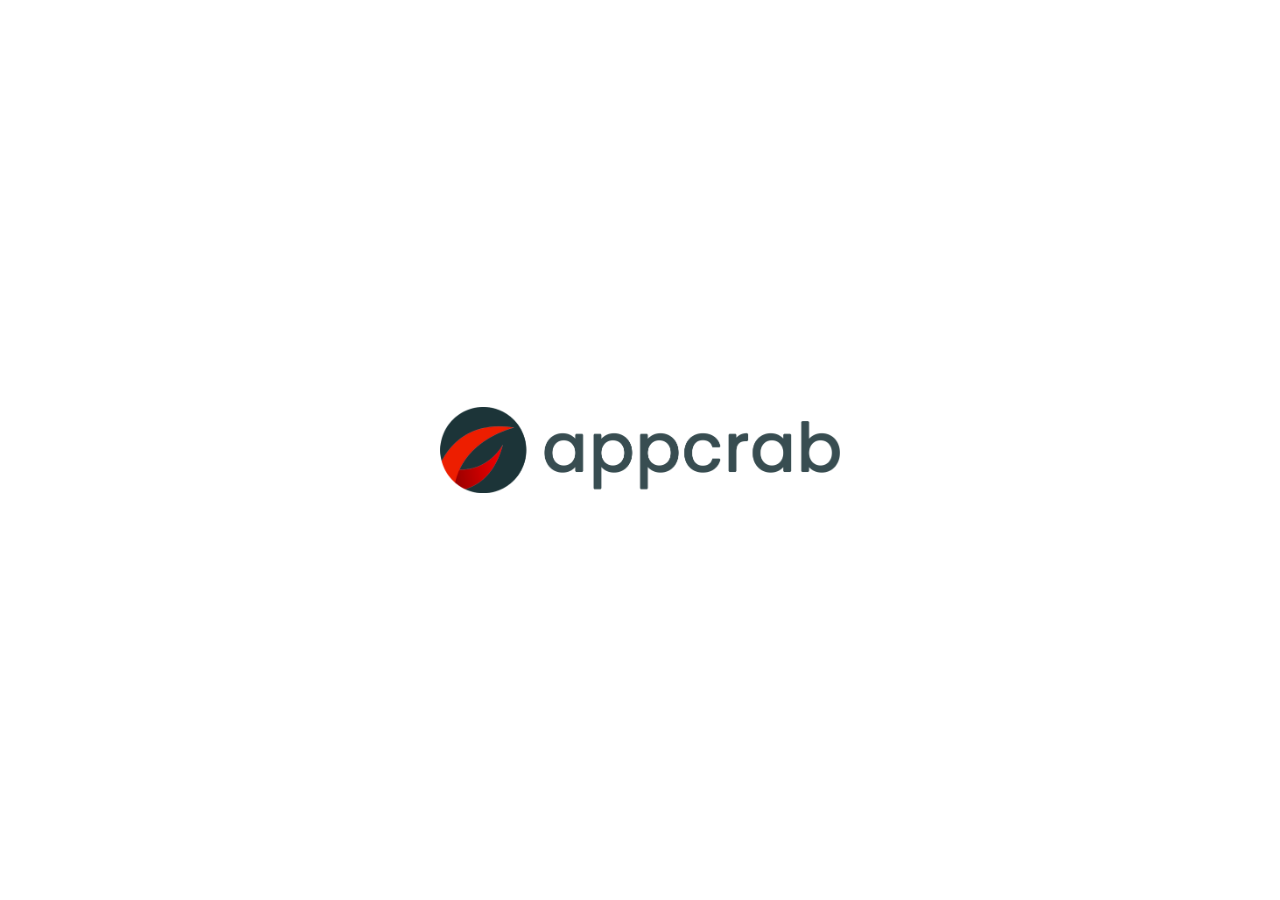
<file: index.html>
<!DOCTYPE html>
<html>

<head>
    <meta charset="utf-8">
    <meta name="viewport" content="width=device-width, initial-scale=1.0">
    <meta name="google-site-verification" content="jj59pbMo1oeO7Rnzcv4cwItH-hGGXoR1DioqKYCf92I" />
    <title>appcrab</title>
    <link rel="stylesheet" href="css/styles.css">
    <link rel="shortcut icon" href="/favicon.ico" type="image/x-icon">
    <link rel="icon" href="/favicon.ico" type="image/x-icon">
</head>
<body>
</body>
</html>
</file>
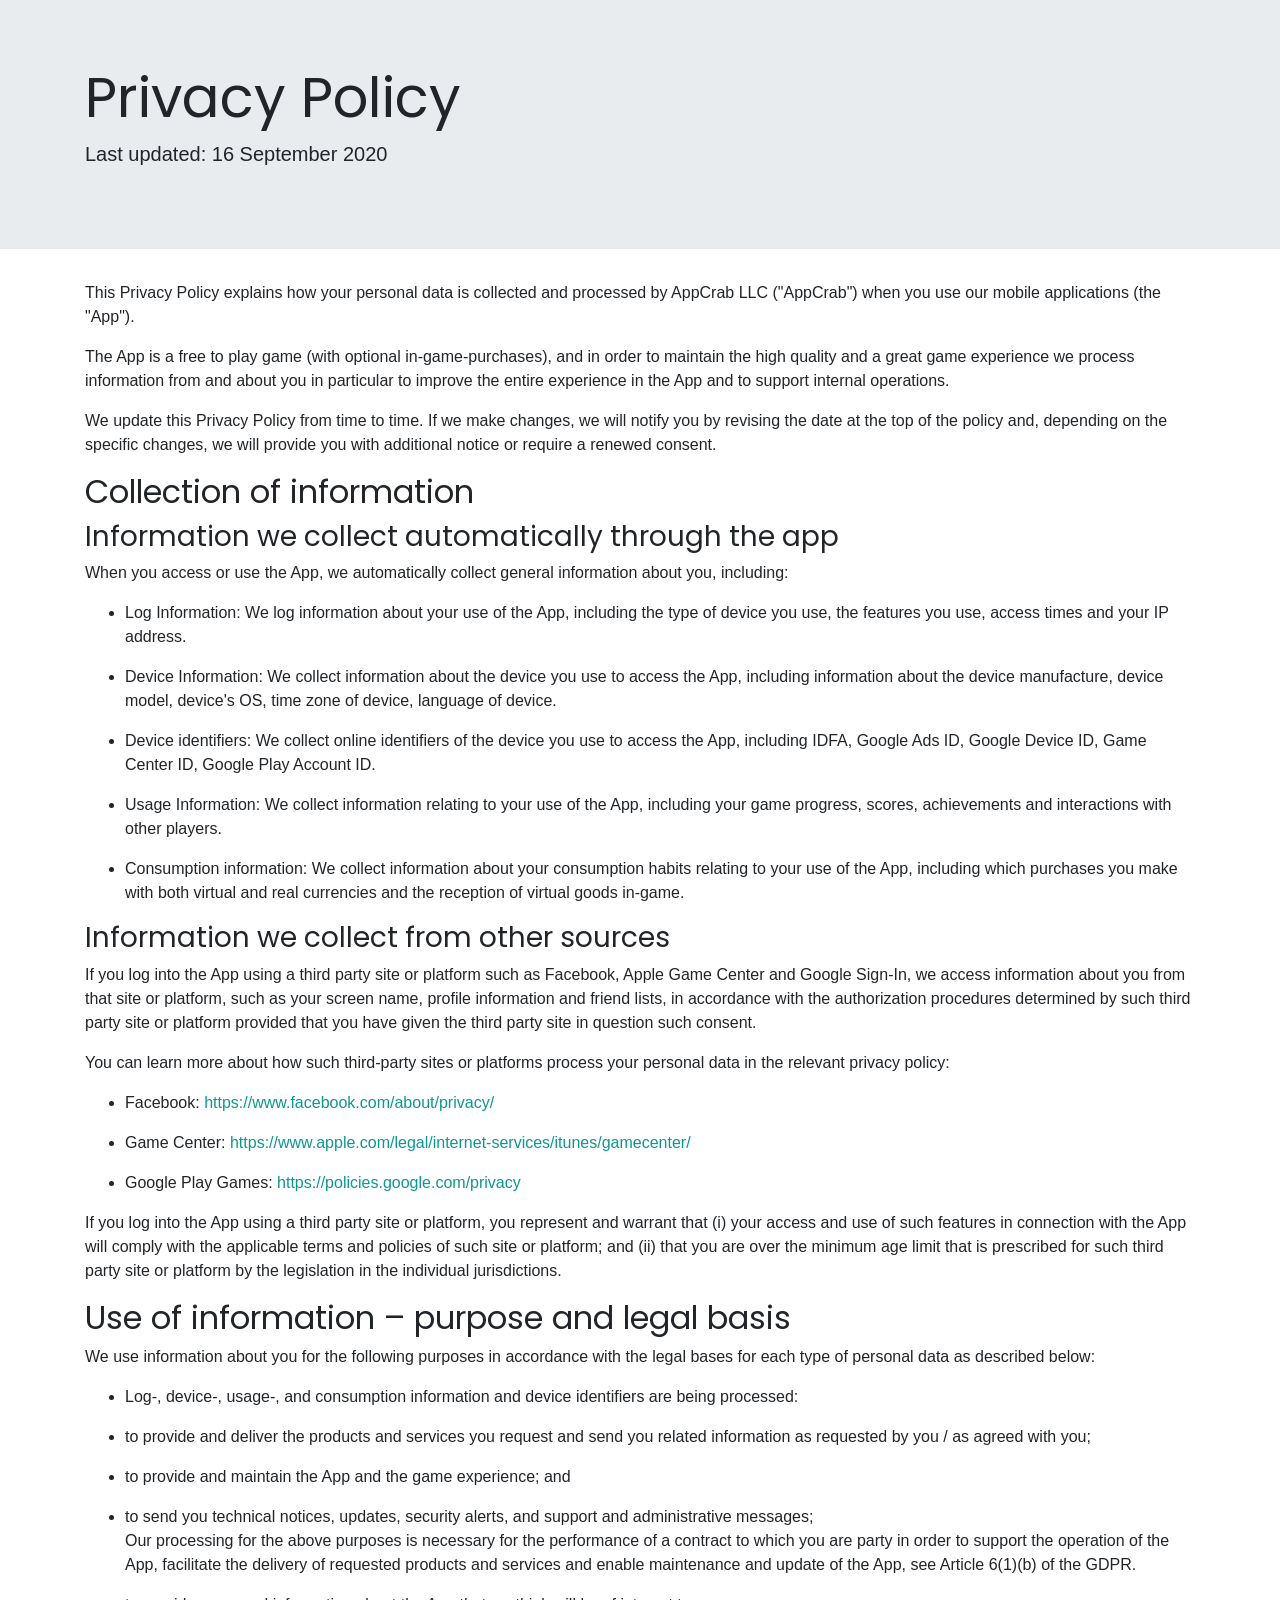
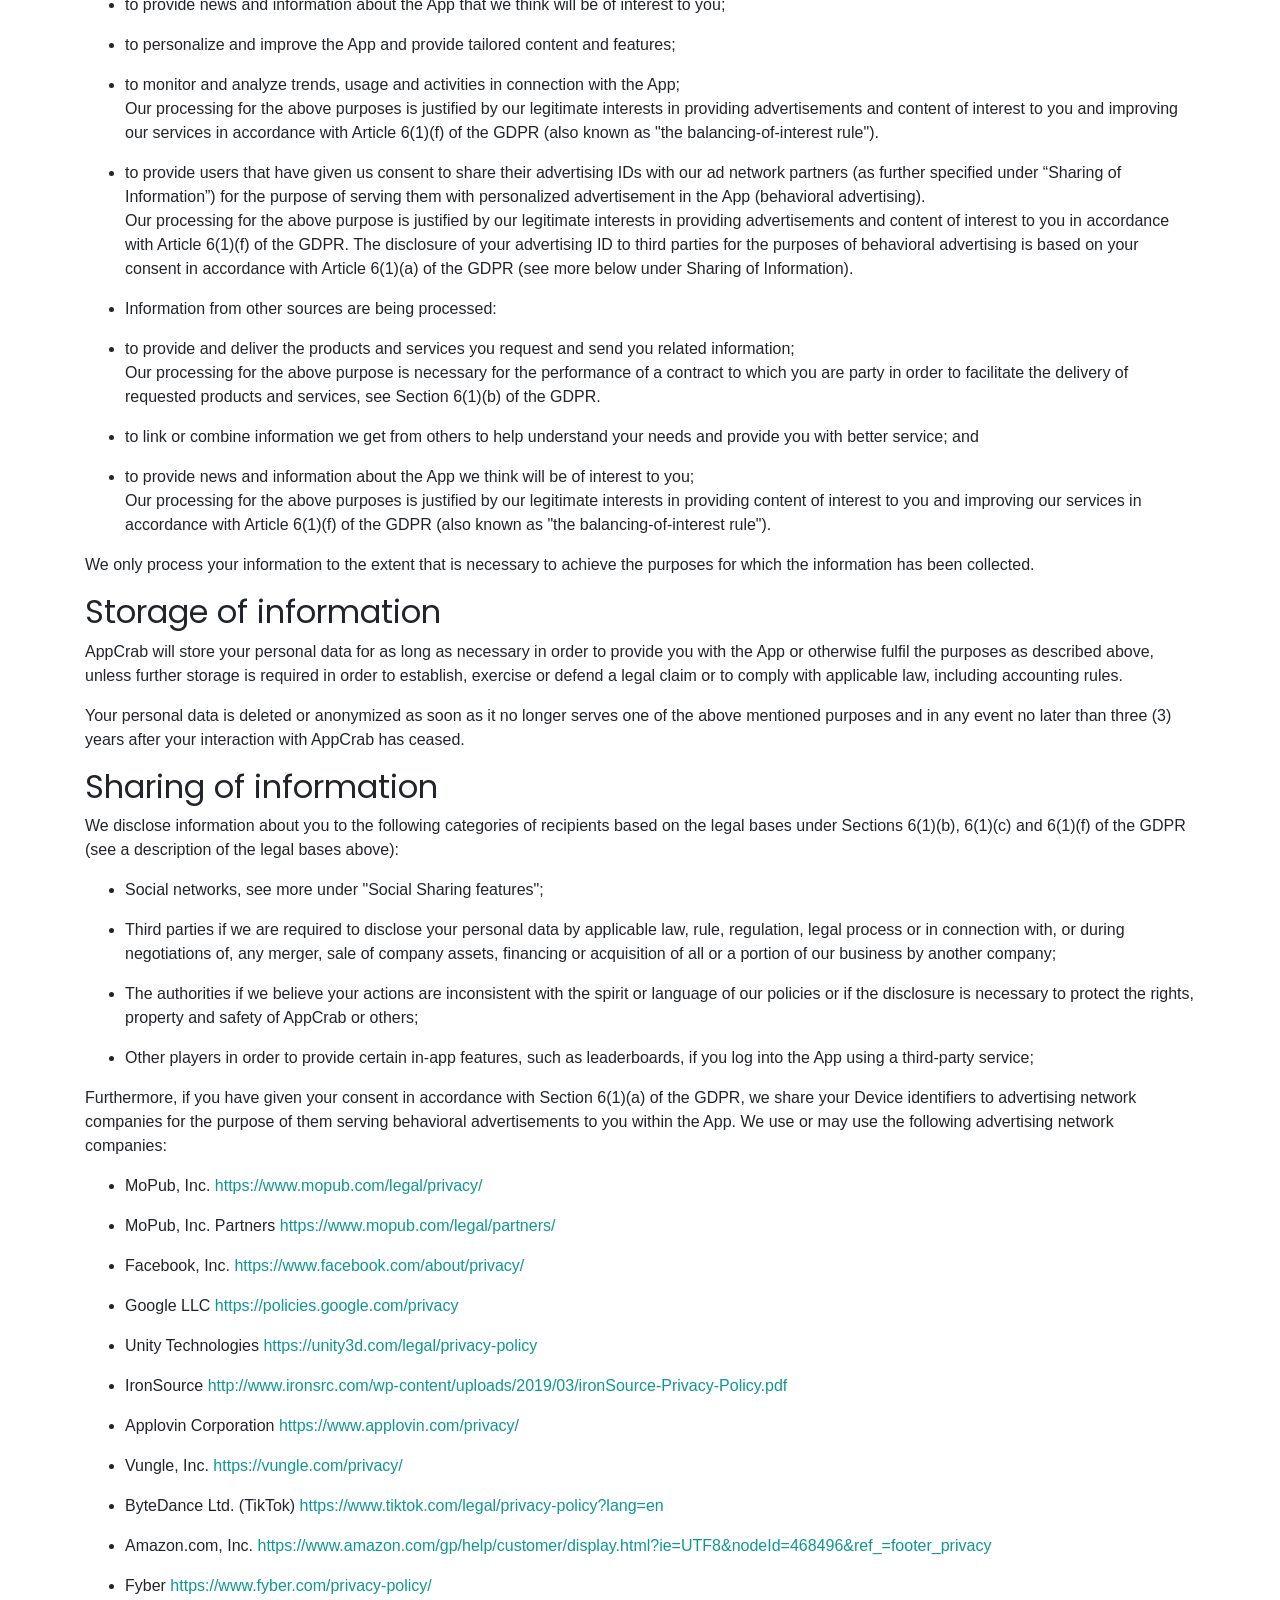
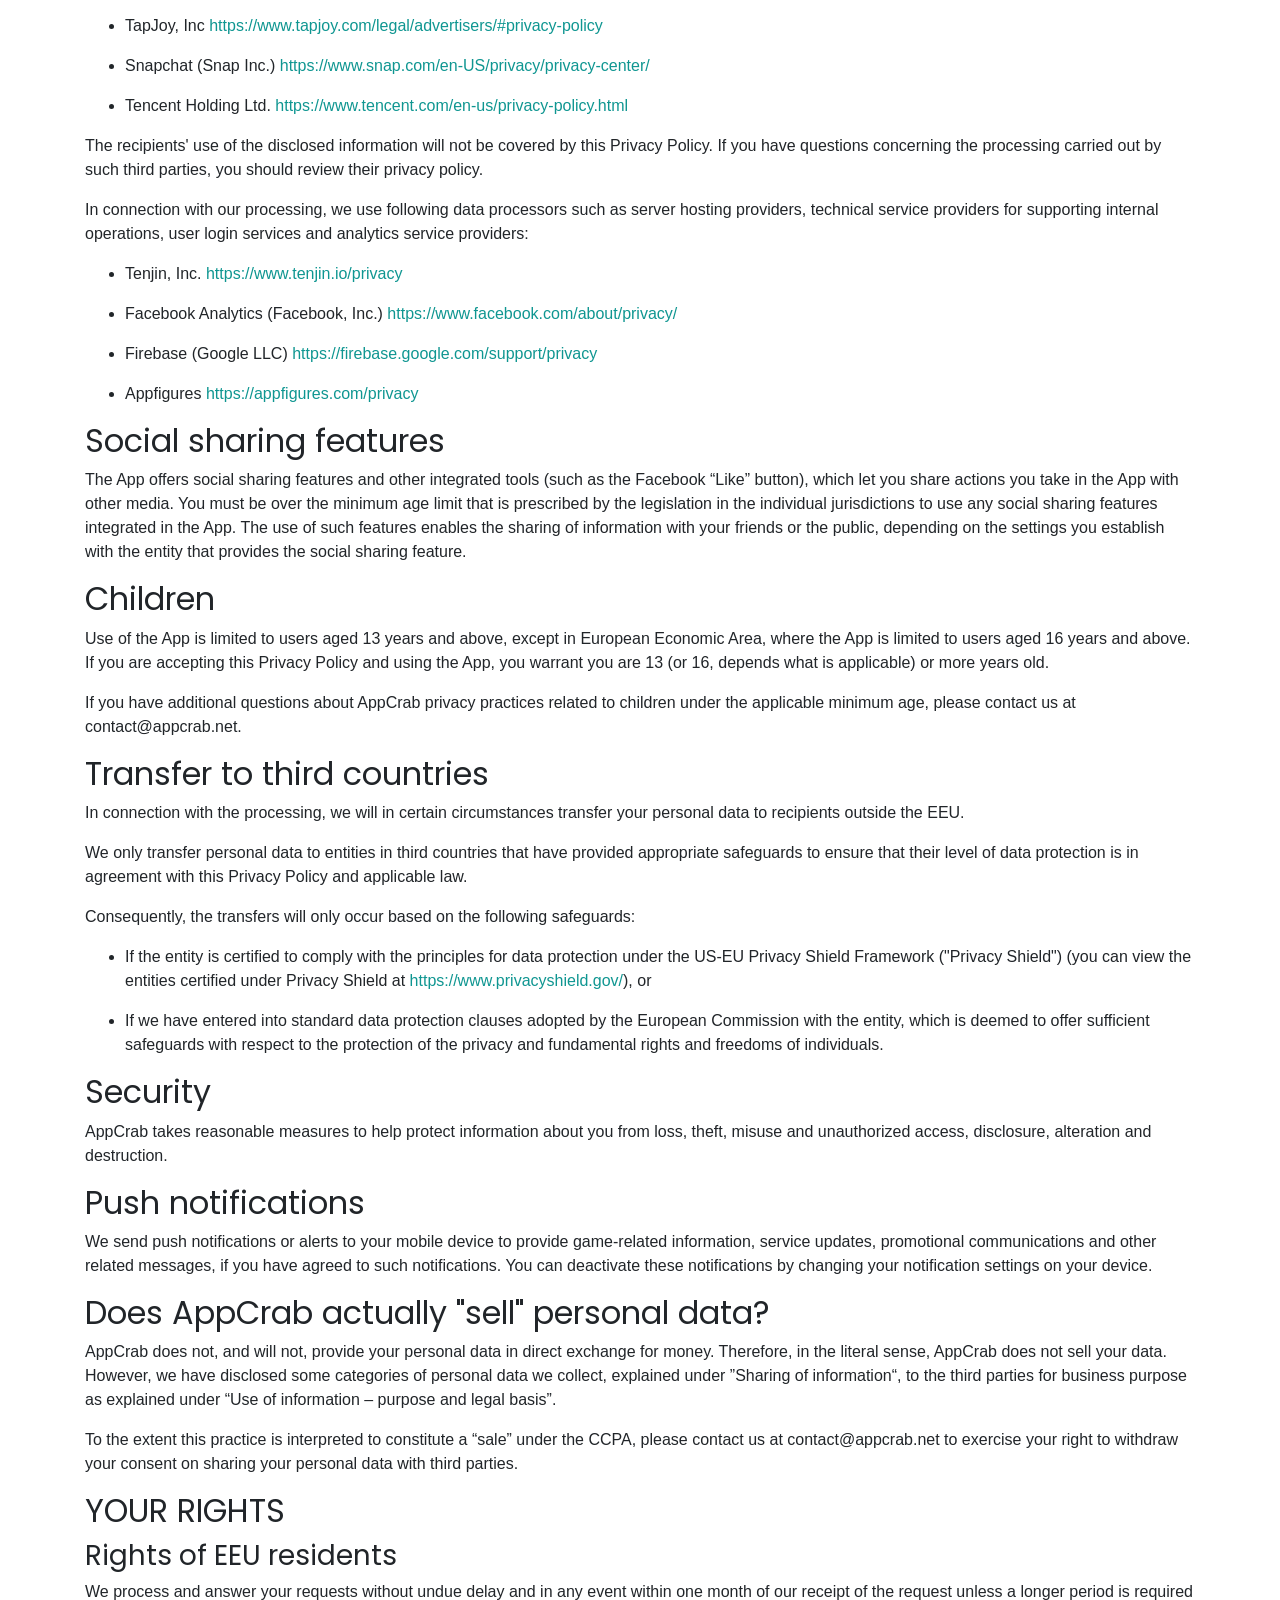
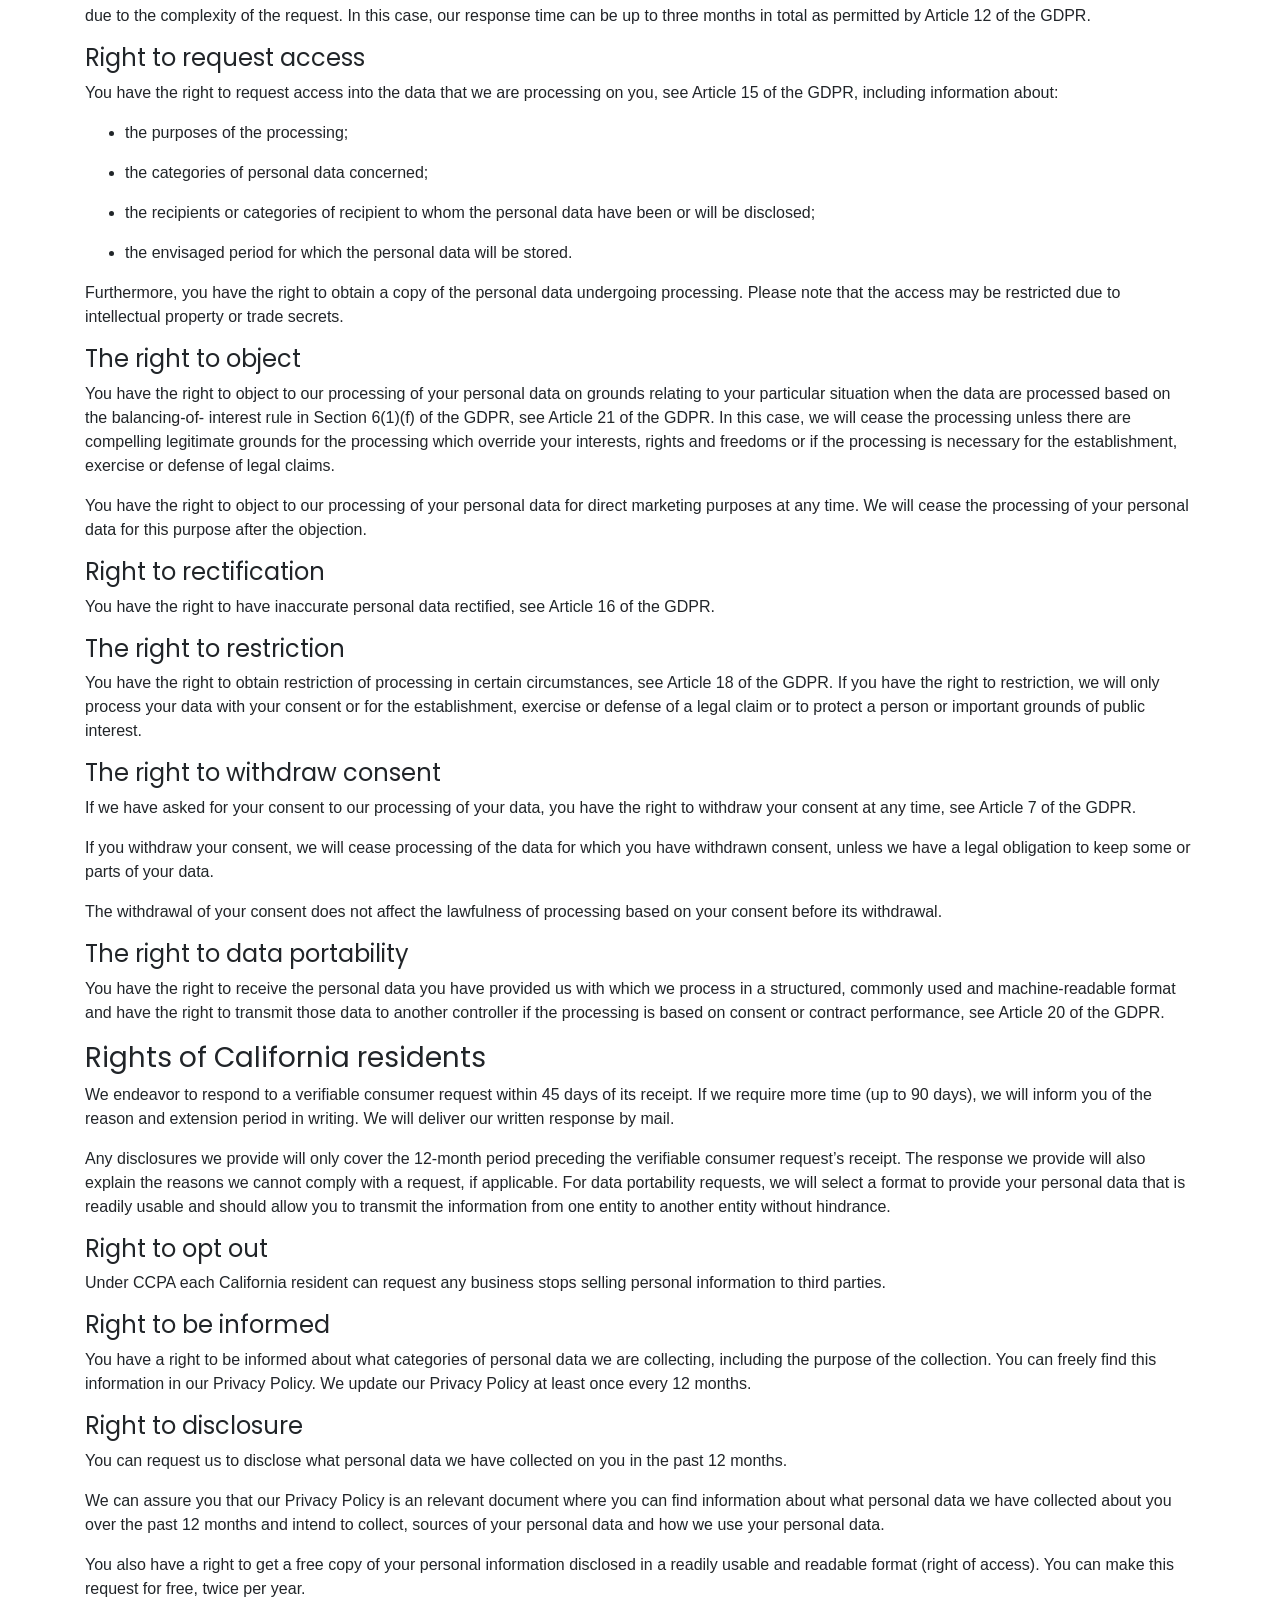
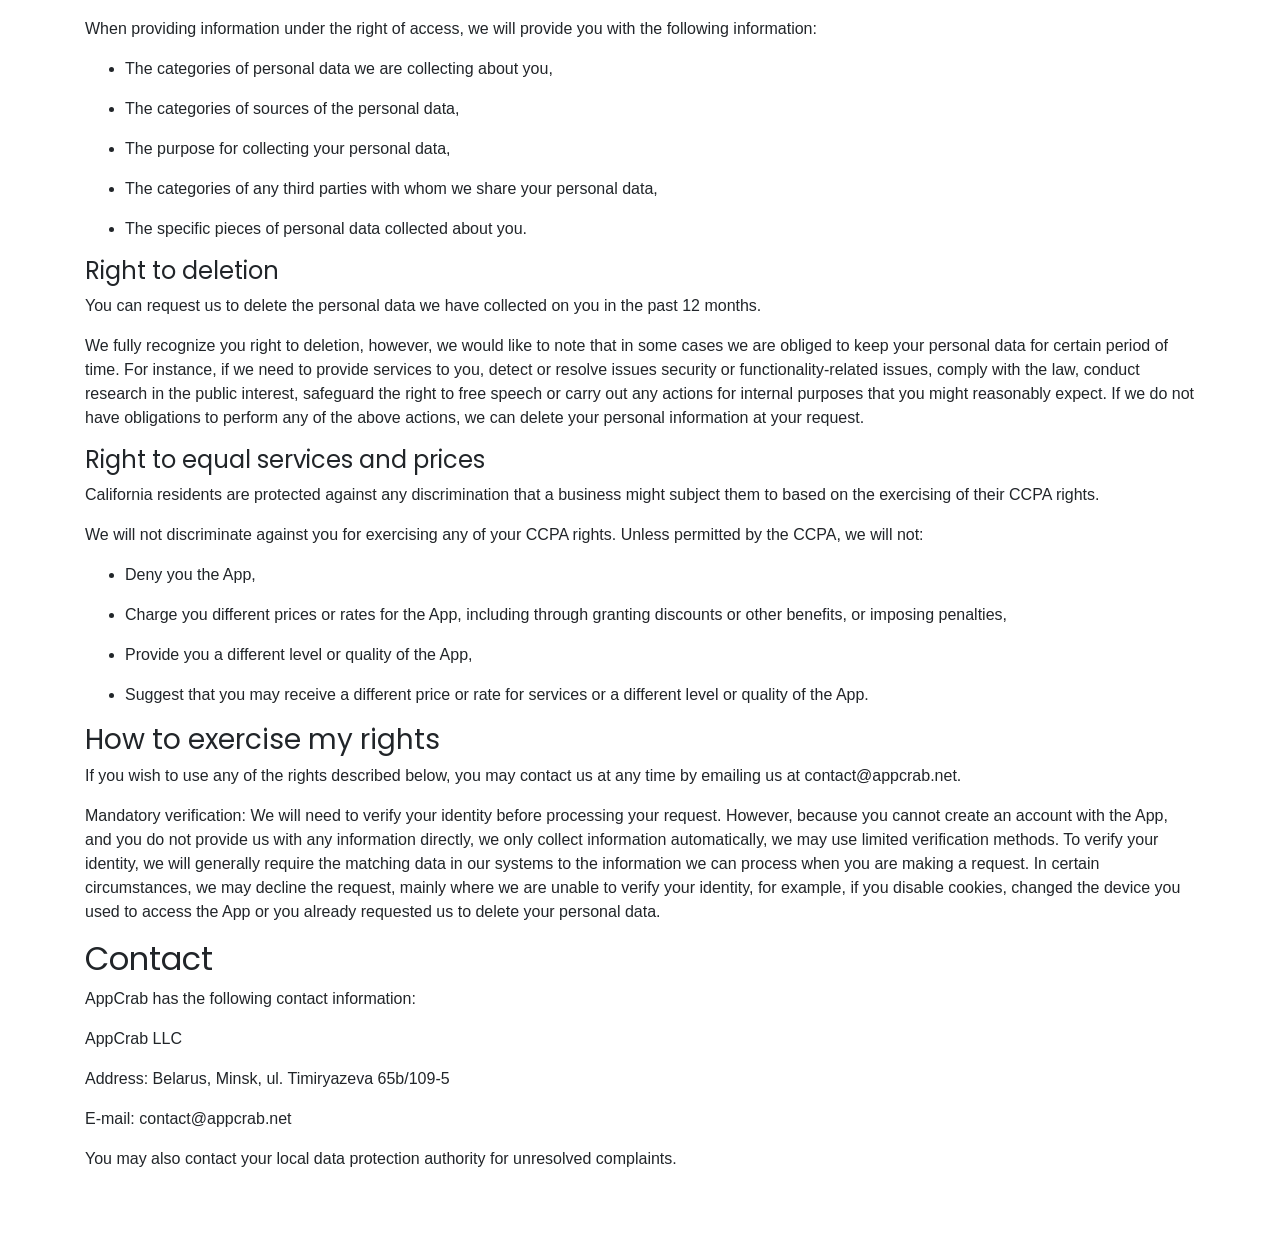
<file: privacy-policy/index.html>
<!DOCTYPE html>
<html lang="en-US">

<head>
    <meta http-equiv="Content-Type" content="text/html; charset=UTF-8">
    <meta name="viewport" content="width=device-width, initial-scale=1">
    <link rel="stylesheet" href="https://stackpath.bootstrapcdn.com/bootstrap/4.5.2/css/bootstrap.min.css" integrity="sha384-JcKb8q3iqJ61gNV9KGb8thSsNjpSL0n8PARn9HuZOnIxN0hoP+VmmDGMN5t9UJ0Z" crossorigin="anonymous">
    <title>Privacy Policy</title>
    <link href="https://fonts.googleapis.com/css2?family=Poppins&display=swap" rel="stylesheet">
    <link type="text/css" media="all" href="../css/policy.css" rel="stylesheet">
</head>
<body>
<header>
    <div class="jumbotron jumbotron-fluid">
      <div class="container">
        <h1 class="display-4">Privacy Policy</h1>
        <p class="lead">Last updated: 16 September 2020</p>
      </div>
    </div>
</header>
<section class="container">
<p>This Privacy Policy explains how your personal data is collected and processed by AppCrab LLC (&quot;AppCrab&quot;) when you use our mobile applications (the &quot;App&quot;).</p>
<p>The App is a free to play game (with optional in-game-purchases), and in order to maintain the high quality and a great game experience we process information from and about you in particular to improve the entire experience in the App and to support internal operations.</p>
<p>We update this Privacy Policy from time to time. If we make changes, we will notify you by revising the date at the top of the policy and, depending on the specific changes, we will provide you with additional notice or require a renewed consent.</p>
<h2 id="collection-of-information">Collection of information</h2>
<h3 id="information-we-collect-automatically-through-the-app">Information we collect automatically through the app</h3>
<p>When you access or use the App, we automatically collect general information about you, including:</p>
<ul>
<li><p>Log Information: We log information about your use of the App, including the type of device you use, the features you use, access times and your IP address.</p>
</li>
<li><p>Device Information: We collect information about the device you use to access the App, including information about the device manufacture, device model, device&#39;s OS, time zone of device, language of device.</p>
</li>
<li><p>Device identifiers: We collect online identifiers of the device you use to access the App, including IDFA, Google Ads ID, Google Device ID, Game Center ID, Google Play Account ID.</p>
</li>
<li><p>Usage Information: We collect information relating to your use of the App, including your game progress, scores, achievements and interactions with other players.</p>
</li>
<li><p>Consumption information: We collect information about your consumption habits relating to your use of the App, including which purchases you make with both virtual and real currencies and the reception of virtual goods in-game.</p>
</li>
</ul>
<h3 id="information-we-collect-from-other-sources">Information we collect from other sources</h3>
<p>If you log into the App using a third party site or platform such as Facebook, Apple Game Center and Google Sign-In, we access information about you from that site or platform, such as your screen name, profile information and friend lists, in accordance with the authorization procedures determined by such third party site or platform provided that you have given the third party site in question such consent.</p>
<p>You can learn more about how such third-party sites or platforms process your personal data in the relevant privacy policy:</p>
<ul>
<li><p>Facebook: <a href="https://www.facebook.com/about/privacy/">https://www.facebook.com/about/privacy/</a></p>
</li>
<li><p>Game Center: <a href="https://www.apple.com/legal/internet-services/itunes/gamecenter/">https://www.apple.com/legal/internet-services/itunes/gamecenter/</a></p>
</li>
<li><p>Google Play Games: <a href="https://policies.google.com/privacy">https://policies.google.com/privacy</a></p>
</li>
</ul>
<p>If you log into the App using a third party site or platform, you represent and warrant that (i) your access and use of such features in connection with the App will comply with the applicable terms and policies of such site or platform; and (ii) that you are over the minimum age limit that is prescribed for such third party site or platform by the legislation in the individual jurisdictions.</p>
<h2 id="use-of-information-purpose-and-legal-basis">Use of information – purpose and legal basis</h2>
<p>We use information about you for the following purposes in accordance with the legal bases for each type of personal data as described below:</p>
<ul>
<li>Log-, device-, usage-, and consumption information and device identifiers are being processed:</li>
</ul>
<ul>
<li><p>to provide and deliver the products and services you request and send you related information as requested by you / as agreed with you;</p>
</li>
<li><p>to provide and maintain the App and the game experience; and</p>
</li>
<li><p>to send you technical notices, updates, security alerts, and support and administrative messages;<br>Our processing for the above purposes is necessary for the performance of a contract to which you are party in order to support the operation of the App, facilitate the delivery of requested products and services and enable maintenance and update of the App, see Article 6(1)(b) of the GDPR.</p>
</li>
<li><p>to provide news and information about the App that we think will be of interest to you;</p>
</li>
<li><p>to personalize and improve the App and provide tailored content and features;</p>
</li>
<li><p>to monitor and analyze trends, usage and activities in connection with the App;<br>Our processing for the above purposes is justified by our legitimate interests in providing advertisements and content of interest to you and improving our services in accordance with Article 6(1)(f) of the GDPR (also known as &quot;the balancing-of-interest rule&quot;).</p>
</li>
<li><p>to provide users that have given us consent to share their advertising IDs with our ad network partners (as further specified under “Sharing of Information”) for the purpose of serving them with personalized advertisement in the App (behavioral advertising).<br>Our processing for the above purpose is justified by our legitimate interests in providing advertisements and content of interest to you in accordance with Article 6(1)(f) of the GDPR. The disclosure of your advertising ID to third parties for the purposes of behavioral advertising is based on your consent in accordance with Article 6(1)(a) of the GDPR (see more below under Sharing of Information).</p>
</li>
</ul>
<ul>
<li>Information from other sources are being processed:</li>
</ul>
<ul>
<li><p>to provide and deliver the products and services you request and send you related information;<br>Our processing for the above purpose is necessary for the performance of a contract to which you are party in order to facilitate the delivery of requested products and services, see Section 6(1)(b) of the GDPR.</p>
</li>
<li><p>to link or combine information we get from others to help understand your needs and provide you with better service; and</p>
</li>
<li><p>to provide news and information about the App we think will be of interest to you;<br>Our processing for the above purposes is justified by our legitimate interests in providing content of interest to you and improving our services in accordance with Article 6(1)(f) of the GDPR (also known as &quot;the balancing-of-interest rule&quot;).</p>
</li>
</ul>
<p>We only process your information to the extent that is necessary to achieve the purposes for which the information has been collected.</p>
<h2 id="storage-of-information">Storage of information</h2>
<p>AppCrab will store your personal data for as long as necessary in order to provide you with the App or otherwise fulfil the purposes as described above, unless further storage is required in order to establish, exercise or defend a legal claim or to comply with applicable law, including accounting rules.</p>
<p>Your personal data is deleted or anonymized as soon as it no longer serves one of the above mentioned purposes and in any event no later than three (3) years after your interaction with AppCrab has ceased.</p>
<h2 id="sharing-of-information">Sharing of information</h2>
<p>We disclose information about you to the following categories of recipients based on the legal bases under Sections 6(1)(b), 6(1)(c) and 6(1)(f) of the GDPR (see a description of the legal bases above):</p>
<ul>
<li><p>Social networks, see more under &quot;Social Sharing features&quot;;</p>
</li>
<li><p>Third parties if we are required to disclose your personal data by applicable law, rule, regulation, legal process or in connection with, or during negotiations of, any merger, sale of company assets, financing or acquisition of all or a portion of our business by another company;</p>
</li>
<li><p>The authorities if we believe your actions are inconsistent with the spirit or language of our policies or if the disclosure is necessary to protect the rights, property and safety of AppCrab or others;</p>
</li>
<li><p>Other players in order to provide certain in-app features, such as leaderboards, if you log into the App using a third-party service;</p>
</li>
</ul>
<p>Furthermore, if you have given your consent in accordance with Section 6(1)(a) of the GDPR, we share your Device identifiers to advertising network companies for the purpose of them serving behavioral advertisements to you within the App. We use or may use the following advertising network companies:</p>
<ul>
<li><p>MoPub, Inc. <a href="https://www.mopub.com/legal/privacy/">https://www.mopub.com/legal/privacy/</a></p>
</li>
<li><p>MoPub, Inc. Partners <a href="https://www.mopub.com/legal/partners/">https://www.mopub.com/legal/partners/</a></p>
</li>
<li><p>Facebook, Inc. <a href="https://www.facebook.com/about/privacy/">https://www.facebook.com/about/privacy/</a></p>
</li>
<li><p>Google LLC <a href="https://policies.google.com/privacy">https://policies.google.com/privacy</a></p>
</li>
<li><p>Unity Technologies <a href="https://unity3d.com/legal/privacy-policy">https://unity3d.com/legal/privacy-policy</a></p>
</li>
<li><p>IronSource <a href="http://www.ironsrc.com/wp-content/uploads/2019/03/ironSource-Privacy-Policy.pdf">http://www.ironsrc.com/wp-content/uploads/2019/03/ironSource-Privacy-Policy.pdf</a></p>
</li>
<li><p>Applovin Corporation <a href="https://www.applovin.com/privacy/">https://www.applovin.com/privacy/</a></p>
</li>
<li><p>Vungle, Inc. <a href="https://vungle.com/privacy/">https://vungle.com/privacy/</a></p>
</li>
<li><p>ByteDance Ltd. (TikTok) <a href="https://www.tiktok.com/legal/privacy-policy?lang=en">https://www.tiktok.com/legal/privacy-policy?lang=en</a></p>
</li>
<li><p>Amazon.com, Inc. <a href="https://www.amazon.com/gp/help/customer/display.html?ie=UTF8&amp;nodeId=468496&amp;ref_=footer_privacy">https://www.amazon.com/gp/help/customer/display.html?ie=UTF8&amp;nodeId=468496&amp;ref_=footer_privacy</a></p>
</li>
<li><p>Fyber <a href="https://www.fyber.com/privacy-policy/">https://www.fyber.com/privacy-policy/</a></p>
</li>
<li><p>TapJoy, Inc <a href="https://www.tapjoy.com/legal/advertisers/#privacy-policy">https://www.tapjoy.com/legal/advertisers/#privacy-policy</a></p>
</li>
<li><p>Snapchat (Snap Inc.) <a href="https://www.snap.com/en-US/privacy/privacy-center/">https://www.snap.com/en-US/privacy/privacy-center/</a></p>
</li>
<li><p>Tencent Holding Ltd. <a href="https://www.tencent.com/en-us/privacy-policy.html">https://www.tencent.com/en-us/privacy-policy.html</a></p>
</li>
</ul>
<p>The recipients&#39; use of the disclosed information will not be covered by this Privacy Policy. If you have questions concerning the processing carried out by such third parties, you should review their privacy policy.</p>
<p>In connection with our processing, we use following data processors such as server hosting providers, technical service providers for supporting internal operations, user login services and analytics service providers:</p>
<ul>
<li><p>Tenjin, Inc. <a href="https://www.tenjin.io/privacy">https://www.tenjin.io/privacy</a></p>
</li>
<li><p>Facebook Analytics (Facebook, Inc.) <a href="https://www.facebook.com/about/privacy/">https://www.facebook.com/about/privacy/</a></p>
</li>
<li><p>Firebase (Google LLC) <a href="https://firebase.google.com/support/privacy">https://firebase.google.com/support/privacy</a></p>
</li>
<li><p>Appfigures <a href="https://appfigures.com/privacy">https://appfigures.com/privacy</a></p>
</li>
</ul>
<h2 id="social-sharing-features">Social sharing features</h2>
<p>The App offers social sharing features and other integrated tools (such as the Facebook “Like” button), which let you share actions you take in the App with other media. You must be over the minimum age limit that is prescribed by the legislation in the individual jurisdictions to use any social sharing features integrated in the App. The use of such features enables the sharing of information with your friends or the public, depending on the settings you establish with the entity that provides the social sharing feature.</p>
<h2 id="children">Children</h2>
<p>Use of the App is limited to users aged 13 years and above, except in European Economic Area, where the App is limited to users aged 16 years and above. If you are accepting this Privacy Policy and using the App, you warrant you are 13 (or 16, depends what is applicable) or more years old.</p>
<p>If you have additional questions about AppCrab privacy practices related to children under the applicable minimum age, please contact us at contact@appcrab.net.</p>
<h2 id="transfer-to-third-countries">Transfer to third countries</h2>
<p>In connection with the processing, we will in certain circumstances transfer your personal data to recipients outside the EEU.</p>
<p>We only transfer personal data to entities in third countries that have provided appropriate safeguards to ensure that their level of data protection is in agreement with this Privacy Policy and applicable law.</p>
<p>Consequently, the transfers will only occur based on the following safeguards:</p>
<ul>
<li><p>If the entity is certified to comply with the principles for data protection under the US-EU Privacy Shield Framework (&quot;Privacy Shield&quot;) (you can view the entities certified under Privacy Shield at <a href="https://www.privacyshield.gov/">https://www.privacyshield.gov/</a>), or</p>
</li>
<li><p>If we have entered into standard data protection clauses adopted by the European Commission with the entity, which is deemed to offer sufficient safeguards with respect to the protection of the privacy and fundamental rights and freedoms of individuals.</p>
</li>
</ul>
<h2 id="security">Security</h2>
<p>AppCrab takes reasonable measures to help protect information about you from loss, theft, misuse and unauthorized access, disclosure, alteration and destruction.</p>
<h2 id="push-notifications">Push notifications</h2>
<p>We send push notifications or alerts to your mobile device to provide game-related information, service updates, promotional communications and other related messages, if you have agreed to such notifications. You can deactivate these notifications by changing your notification settings on your device.</p>
<h2 id="does-appcrab-actually-sell-personal-data-">Does AppCrab actually &quot;sell&quot; personal data?</h2>
<p>AppCrab does not, and will not, provide your personal data in direct exchange for money. Therefore, in the literal sense, AppCrab does not sell your data. However, we have disclosed some categories of personal data we collect, explained under ”Sharing of information“, to the third parties for business purpose as explained under “Use of information – purpose and legal basis”.</p>
<p>To the extent this practice is interpreted to constitute a “sale” under the CCPA, please contact us at contact@appcrab.net to exercise your right to withdraw your consent on sharing your personal data with third parties.</p>
<h2 id="your-rights">YOUR RIGHTS</h2>
<h3 id="rights-of-eeu-residents">Rights of EEU residents</h3>
<p>We process and answer your requests without undue delay and in any event within one month of our receipt of the request unless a longer period is required due to the complexity of the request. In this case, our response time can be up to three months in total as permitted by Article 12 of the GDPR.</p>
<h4 id="right-to-request-access">Right to request access</h4>
<p>You have the right to request access into the data that we are processing on you, see Article 15 of the GDPR, including information about:</p>
<ul>
<li><p>the purposes of the processing;</p>
</li>
<li><p>the categories of personal data concerned;</p>
</li>
<li><p>the recipients or categories of recipient to whom the personal data have been or will be disclosed;</p>
</li>
<li><p>the envisaged period for which the personal data will be stored.</p>
</li>
</ul>
<p>Furthermore, you have the right to obtain a copy of the personal data undergoing processing. Please note that the access may be restricted due to intellectual property or trade secrets.</p>
<h4 id="the-right-to-object">The right to object</h4>
<p>You have the right to object to our processing of your personal data on grounds relating to your particular situation when the data are processed based on the balancing-of- interest rule in Section 6(1)(f) of the GDPR, see Article 21 of the GDPR. In this case, we will cease the processing unless there are compelling legitimate grounds for the processing which override your interests, rights and freedoms or if the processing is necessary for the establishment, exercise or defense of legal claims.</p>
<p>You have the right to object to our processing of your personal data for direct marketing purposes at any time. We will cease the processing of your personal data for this purpose after the objection.</p>
<h4 id="right-to-rectification">Right to rectification</h4>
<p>You have the right to have inaccurate personal data rectified, see Article 16 of the GDPR.</p>
<h4 id="the-right-to-restriction">The right to restriction</h4>
<p>You have the right to obtain restriction of processing in certain circumstances, see Article 18 of the GDPR. If you have the right to restriction, we will only process your data with your consent or for the establishment, exercise or defense of a legal claim or to protect a person or important grounds of public interest.</p>
<h4 id="the-right-to-withdraw-consent">The right to withdraw consent</h4>
<p>If we have asked for your consent to our processing of your data, you have the right to withdraw your consent at any time, see Article 7 of the GDPR.</p>
<p>If you withdraw your consent, we will cease processing of the data for which you have withdrawn consent, unless we have a legal obligation to keep some or parts of your data.</p>
<p>The withdrawal of your consent does not affect the lawfulness of processing based on your consent before its withdrawal.</p>
<h4 id="the-right-to-data-portability">The right to data portability</h4>
<p>You have the right to receive the personal data you have provided us with which we process in a structured, commonly used and machine-readable format and have the right to transmit those data to another controller if the processing is based on consent or contract performance, see Article 20 of the GDPR.</p>
<h3 id="rights-of-california-residents">Rights of California residents</h3>
<p>We endeavor to respond to a verifiable consumer request within 45 days of its receipt. If we require more time (up to 90 days), we will inform you of the reason and extension period in writing. We will deliver our written response by mail.</p>
<p>Any disclosures we provide will only cover the 12-month period preceding the verifiable consumer request’s receipt. The response we provide will also explain the reasons we cannot comply with a request, if applicable. For data portability requests, we will select a format to provide your personal data that is readily usable and should allow you to transmit the information from one entity to another entity without hindrance.</p>
<h4 id="right-to-opt-out">Right to opt out</h4>
<p>Under CCPA each California resident can request any business stops selling personal information to third parties.</p>
<h4 id="right-to-be-informed">Right to be informed</h4>
<p>You have a right to be informed about what categories of personal data we are collecting, including the purpose of the collection. You can freely find this information in our Privacy Policy. We update our Privacy Policy at least once every 12 months.</p>
<h4 id="right-to-disclosure">Right to disclosure</h4>
<p>You can request us to disclose what personal data we have collected on you in the past 12 months.</p>
<p>We can assure you that our Privacy Policy is an relevant document where you can find information about what personal data we have collected about you over the past 12 months and intend to collect, sources of your personal data and how we use your personal data.</p>
<p>You also have a right to get a free copy of your personal information disclosed in a readily usable and readable format (right of access). You can make this request for free, twice per year.</p>
<p>When providing information under the right of access, we will provide you with the following information:</p>
<ul>
<li><p>The categories of personal data we are collecting about you,</p>
</li>
<li><p>The categories of sources of the personal data,</p>
</li>
<li><p>The purpose for collecting your personal data,</p>
</li>
<li><p>The categories of any third parties with whom we share your personal data,</p>
</li>
<li><p>The specific pieces of personal data collected about you.</p>
</li>
</ul>
<h4 id="right-to-deletion">Right to deletion</h4>
<p>You can request us to delete the personal data we have collected on you in the past 12 months.</p>
<p>We fully recognize you right to deletion, however, we would like to note that in some cases we are obliged to keep your personal data for certain period of time. For instance, if we need to provide services to you, detect or resolve issues security or functionality-related issues, comply with the law, conduct research in the public interest, safeguard the right to free speech or carry out any actions for internal purposes that you might reasonably expect. If we do not have obligations to perform any of the above actions, we can delete your personal information at your request.</p>
<h4 id="right-to-equal-services-and-prices">Right to equal services and prices</h4>
<p>California residents are protected against any discrimination that a business might subject them to based on the exercising of their CCPA rights.</p>
<p>We will not discriminate against you for exercising any of your CCPA rights. Unless permitted by the CCPA, we will not:</p>
<ul>
<li><p>Deny you the App,</p>
</li>
<li><p>Charge you different prices or rates for the App, including through granting discounts or other benefits, or imposing penalties,</p>
</li>
<li><p>Provide you a different level or quality of the App,</p>
</li>
<li><p>Suggest that you may receive a different price or rate for services or a different level or quality of the App.</p>
</li>
</ul>
<h3 id="how-to-exercise-my-rights">How to exercise my rights</h3>
<p>If you wish to use any of the rights described below, you may contact us at any time by emailing us at contact@appcrab.net.</p>
<p>Mandatory verification: We will need to verify your identity before processing your request. However, because you cannot create an account with the App, and you do not provide us with any information directly, we only collect information automatically, we may use limited verification methods. To verify your identity, we will generally require the matching data in our systems to the information we can process when you are making a request. In certain circumstances, we may decline the request, mainly where we are unable to verify your identity, for example, if you disable cookies, changed the device you used to access the App or you already requested us to delete your personal data.</p>
<h2 id="contact">Contact</h2>
<p>AppCrab has the following contact information:</p>
<p>AppCrab LLC</p>
<p>Address: Belarus, Minsk, ul. Timiryazeva 65b/109-5</p>
<p>E-mail: contact@appcrab.net</p>
<p>You may also contact your local data protection authority for unresolved complaints.</p>
</section>
</body>

</html>
</file>
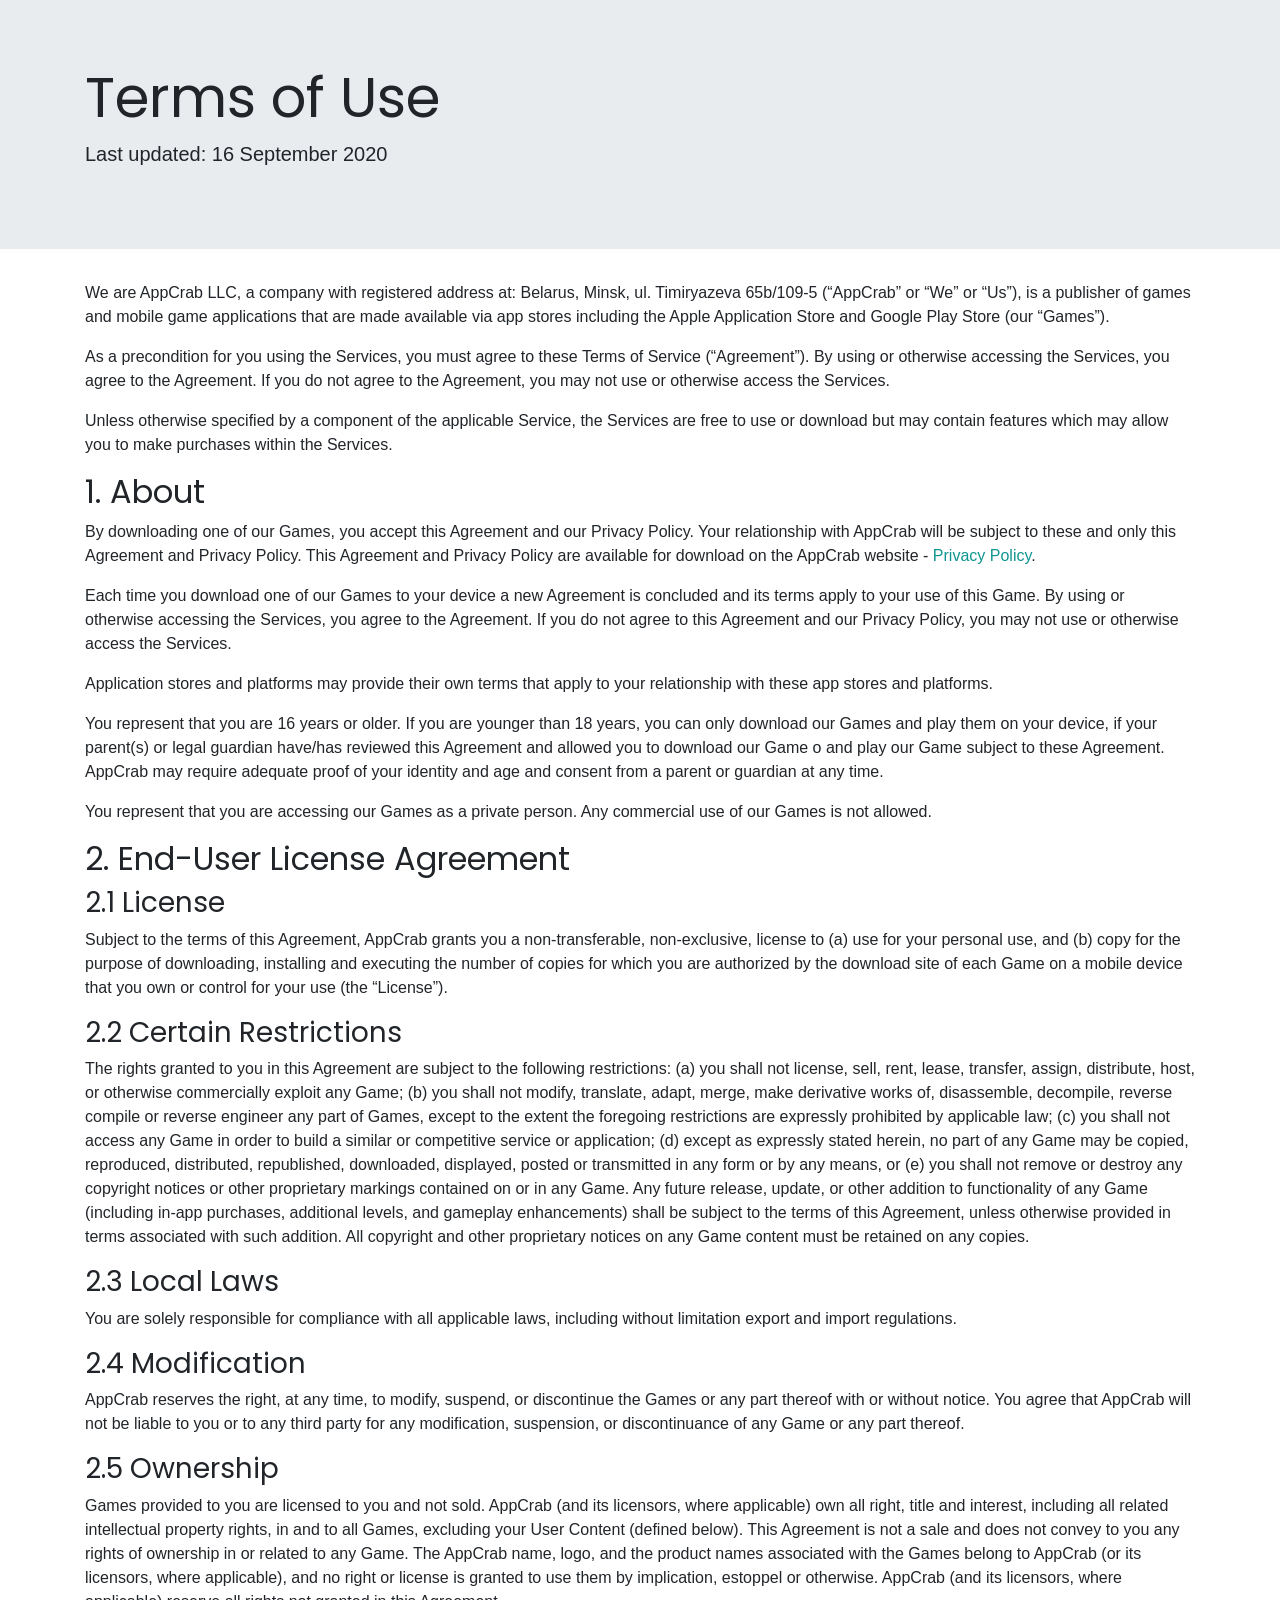
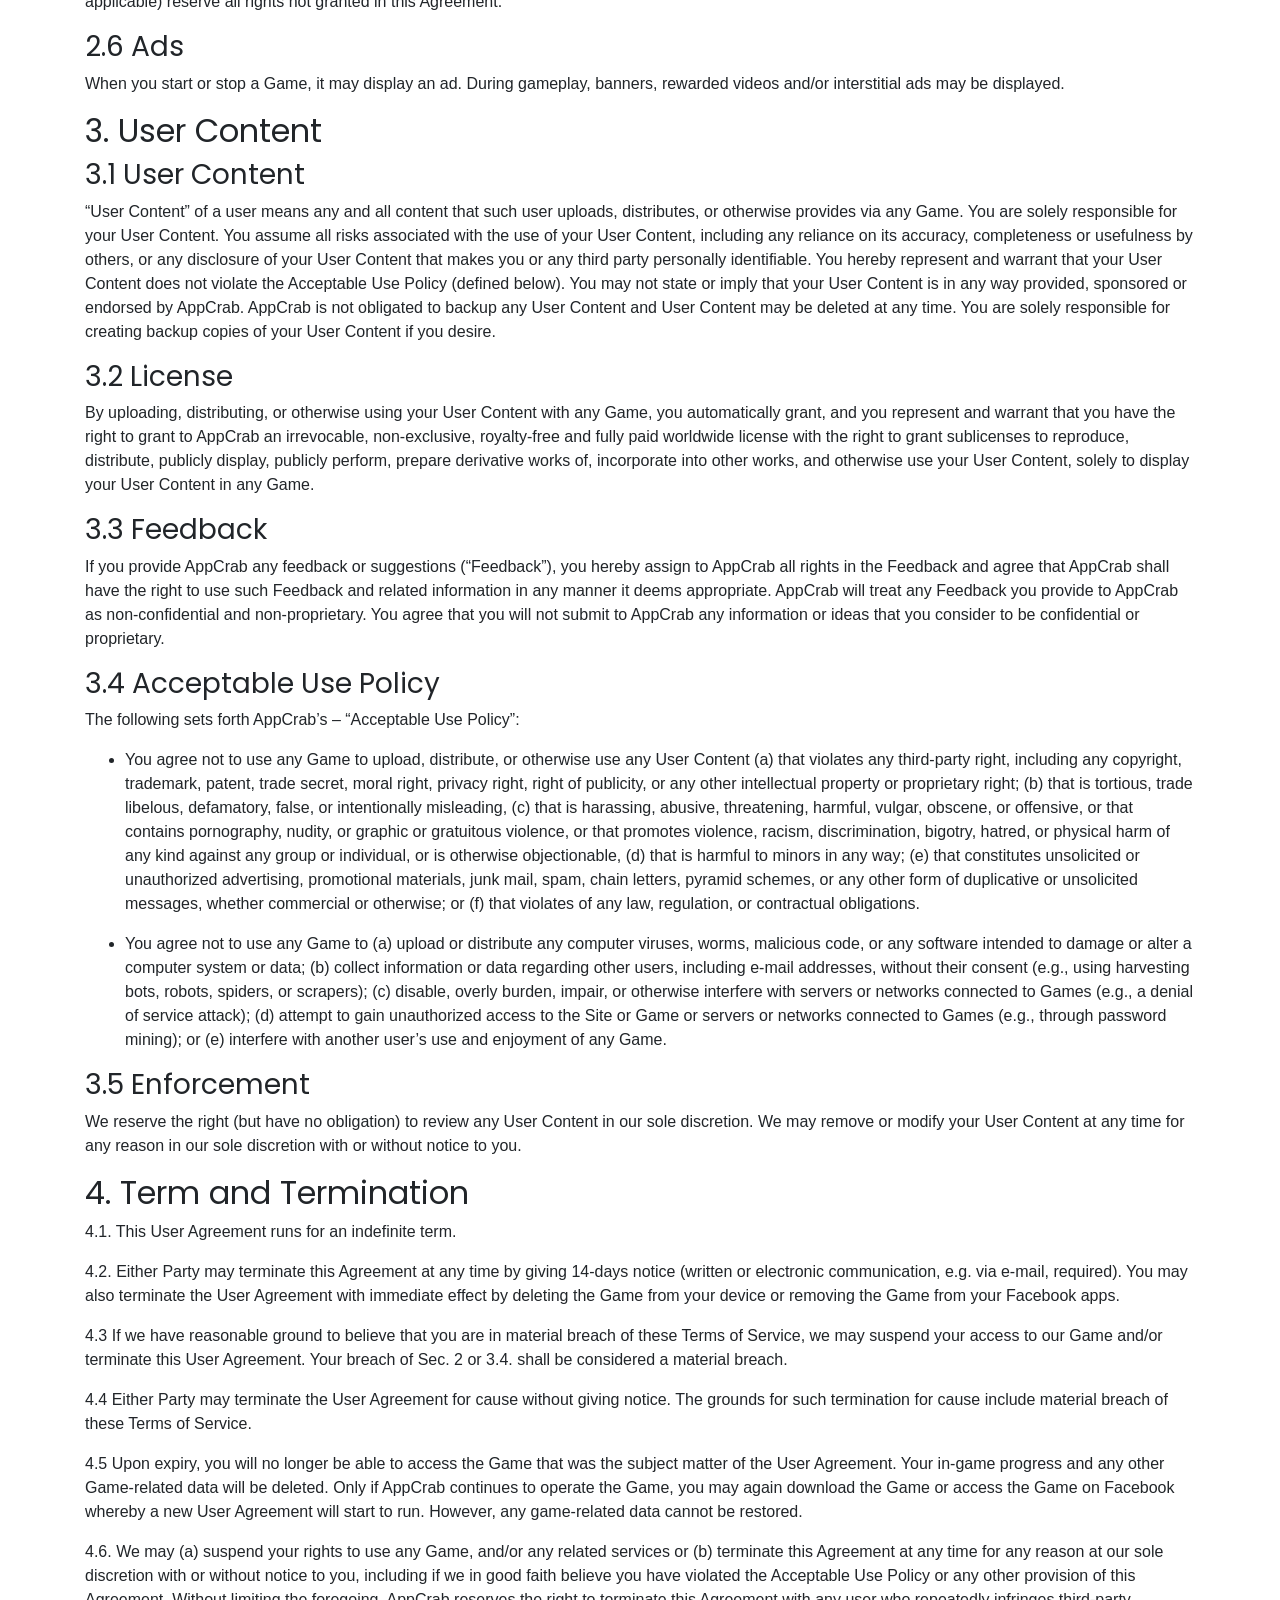
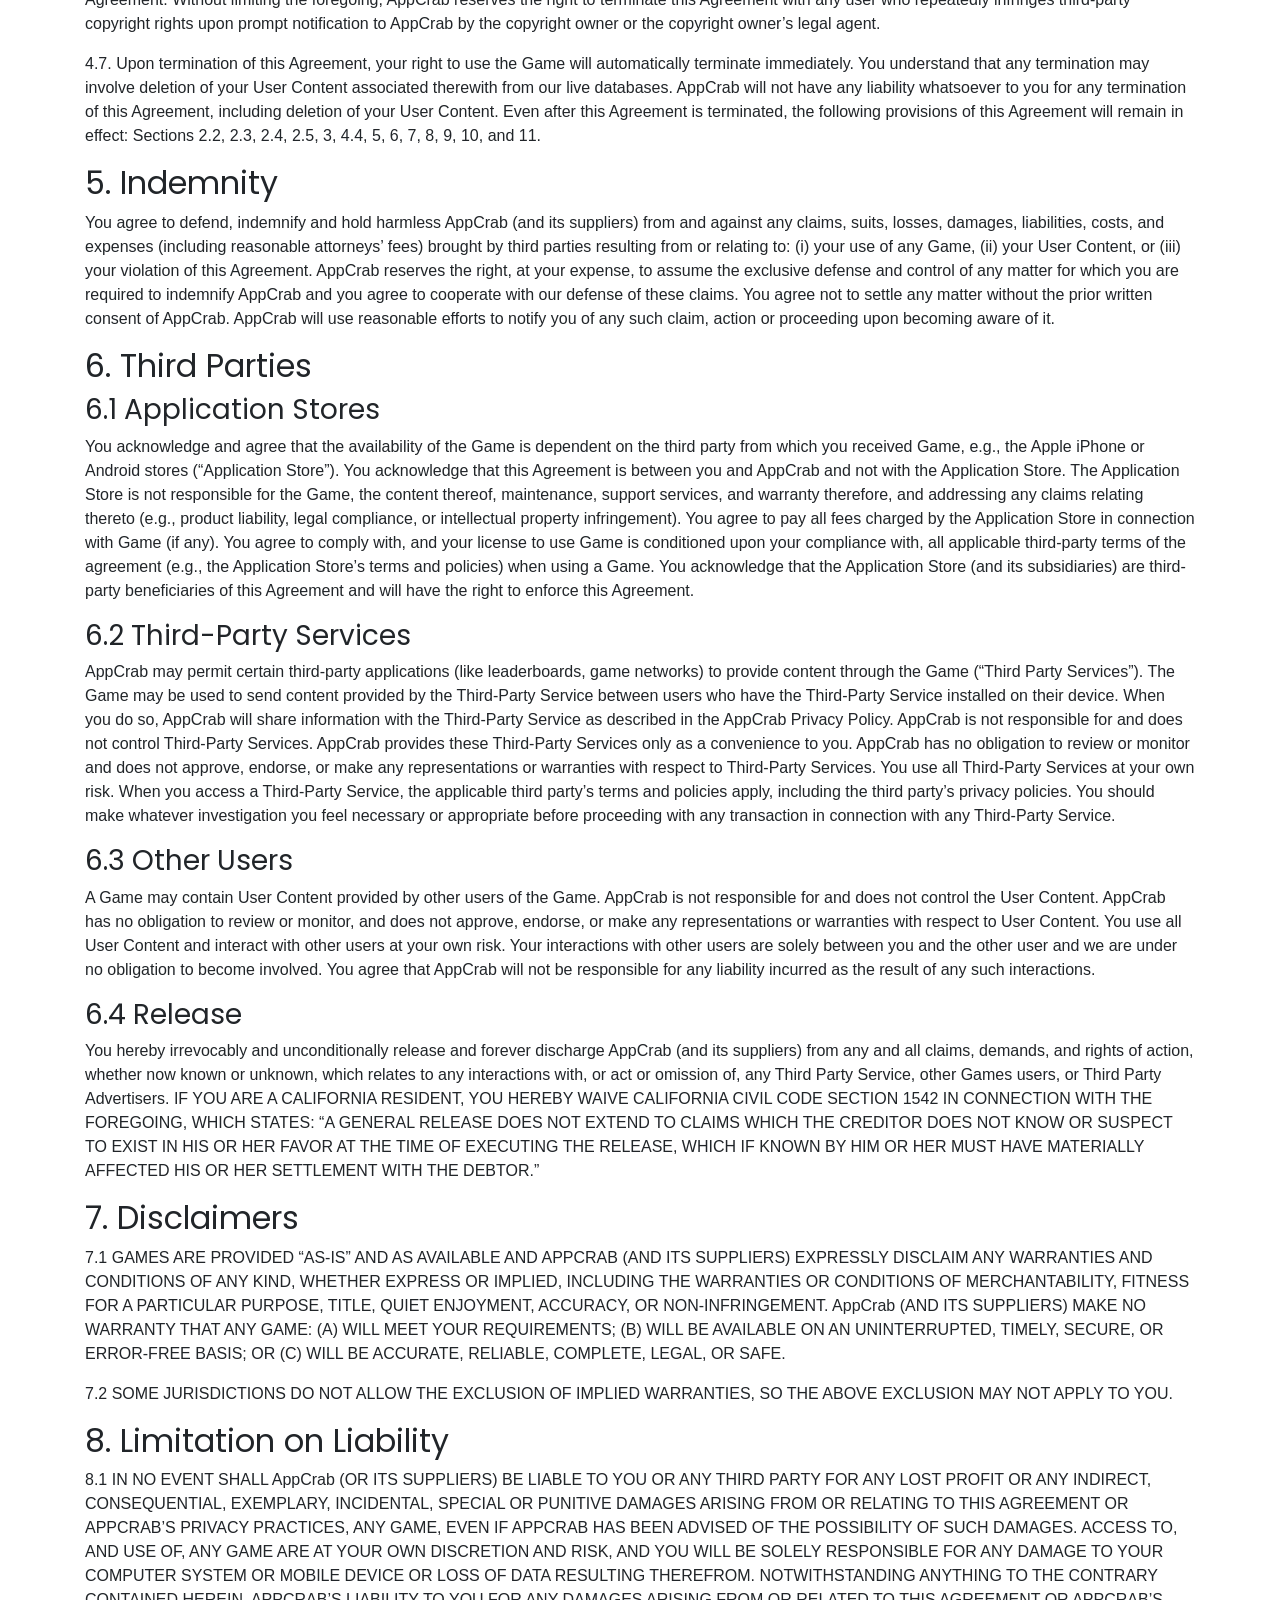
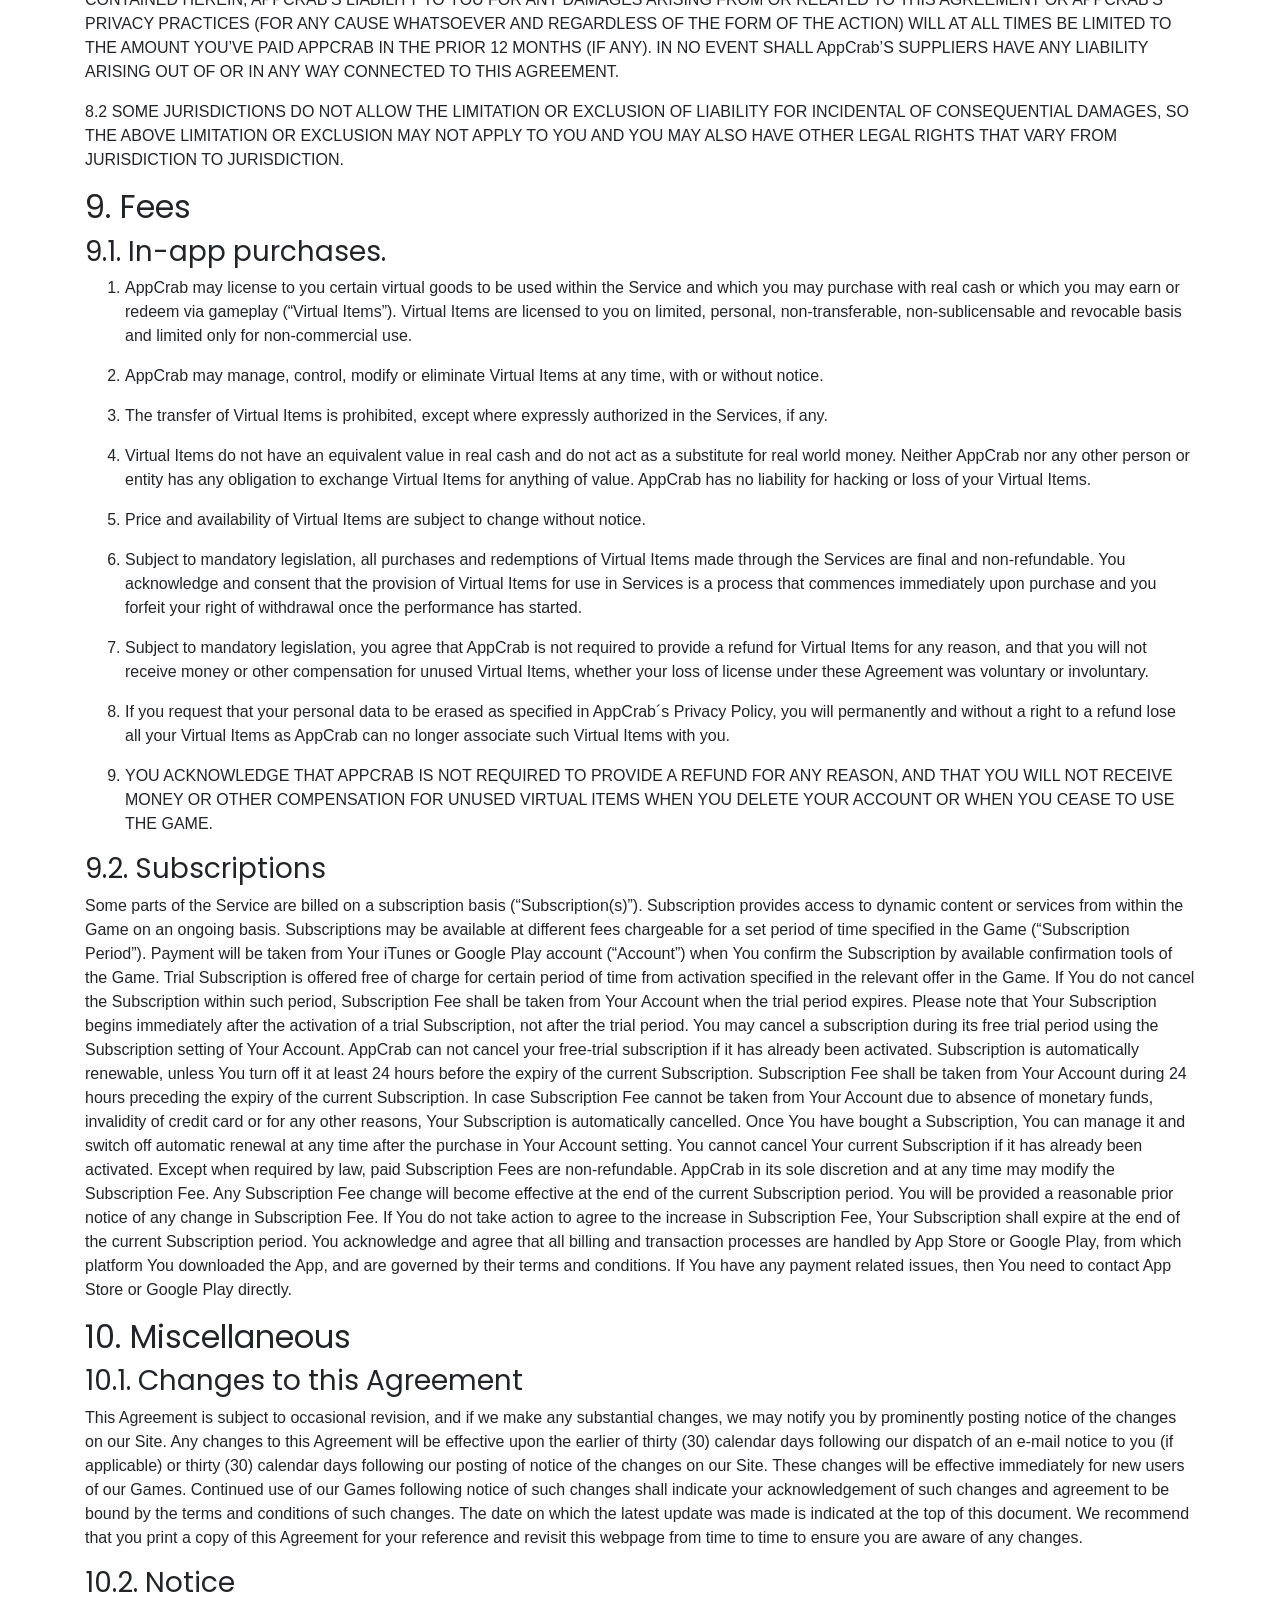
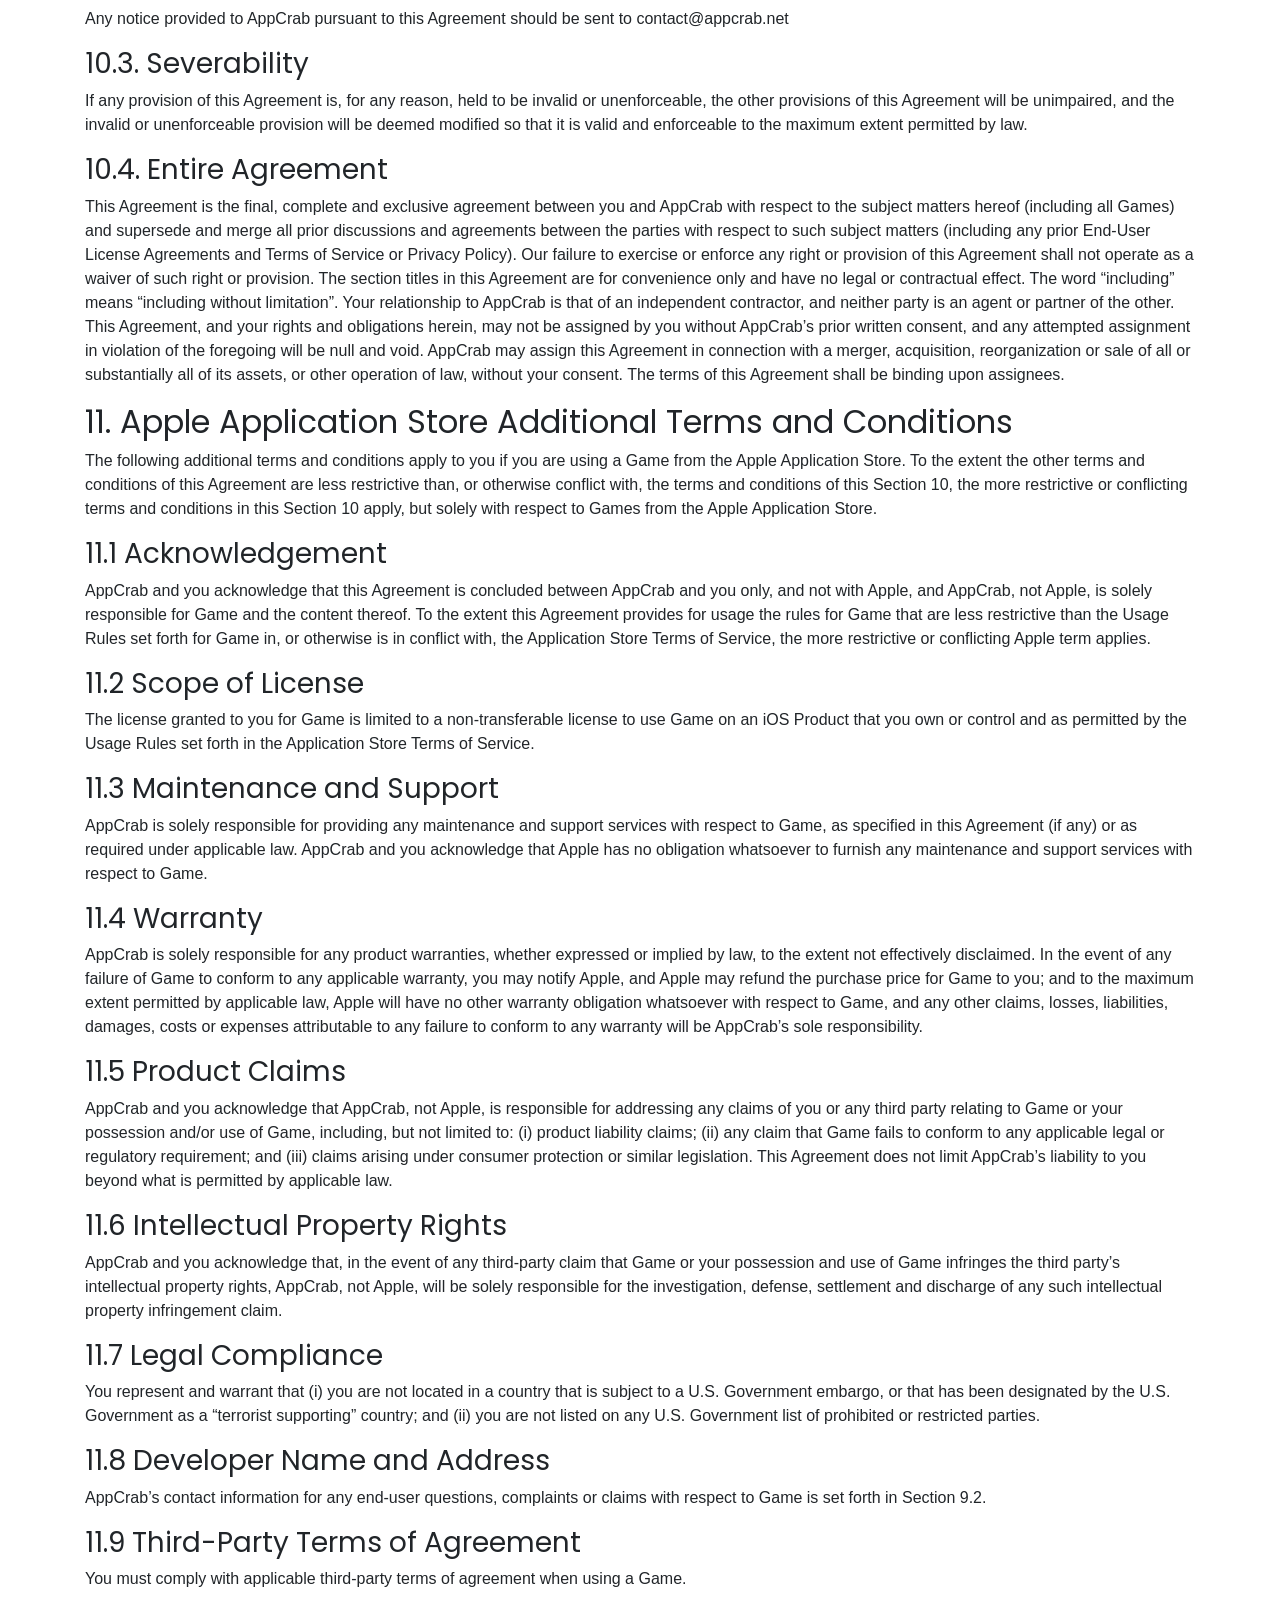
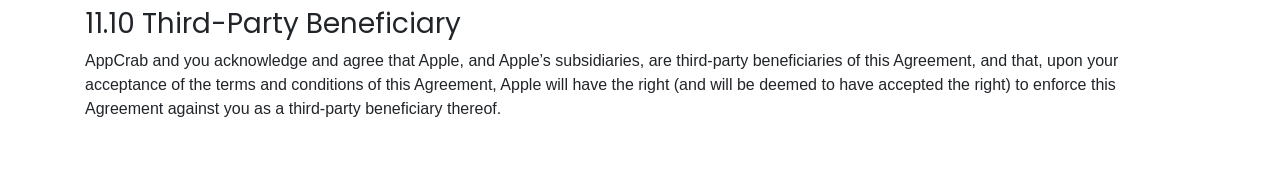
<file: terms-of-use/index.html>
<!DOCTYPE html>
<html lang="en-US">
<head>
    <meta http-equiv="Content-Type" content="text/html; charset=UTF-8">
    <meta name="viewport" content="width=device-width, initial-scale=1">
    <link rel="stylesheet" href="https://stackpath.bootstrapcdn.com/bootstrap/4.5.2/css/bootstrap.min.css" integrity="sha384-JcKb8q3iqJ61gNV9KGb8thSsNjpSL0n8PARn9HuZOnIxN0hoP+VmmDGMN5t9UJ0Z" crossorigin="anonymous">
    <title>Terms of Use</title>
    <link href="https://fonts.googleapis.com/css2?family=Poppins&display=swap" rel="stylesheet">
    <link type="text/css" media="all" href="../css/policy.css" rel="stylesheet">
</head>
<body>
<header>
    <div class="jumbotron jumbotron-fluid">
      <div class="container">
        <h1 class="display-4">Terms of Use</h1>
        <p class="lead">Last updated: 16 September 2020</p>
      </div>
    </div>
</header>
<section class="container">
<p>We are AppCrab LLC, a company with registered address at: Belarus, Minsk, ul. Timiryazeva 65b/109-5 (“AppCrab” or “We” or “Us”), is a publisher of games and mobile game applications that are made available via app stores including the Apple Application Store and Google Play Store (our “Games”).</p>
<p>As a precondition for you using the Services, you must agree to these Terms of Service (“Agreement”). By using or otherwise accessing the Services, you agree to the Agreement. If you do not agree to the Agreement, you may not use or otherwise access the Services.</p>
<p>Unless otherwise specified by a component of the applicable Service, the Services are free to use or download but may contain features which may allow you to make purchases within the Services.</p>
<h2 id="1-about">1. About</h2>
<p>By downloading one of our Games, you accept this Agreement and our Privacy Policy. Your relationship with AppCrab will be subject to these and only this Agreement and Privacy Policy. This Agreement and Privacy Policy are available for download on the AppCrab website - <a href="http://appcrab.net/privacy-policy/">Privacy Policy</a>.</p>
<p>Each time you download one of our Games to your device a new Agreement is concluded and its terms apply to your use of this Game. By using or otherwise accessing the Services, you agree to the Agreement. If you do not agree to this Agreement and our Privacy Policy, you may not use or otherwise access the Services.</p>
<p>Application stores and platforms may provide their own terms that apply to your relationship with these app stores and platforms.</p>
<p>You represent that you are 16 years or older. If you are younger than 18 years, you can only download our Games and play them on your device, if your parent(s) or legal guardian have/has reviewed this Agreement and allowed you to download our Game o and play our Game subject to these Agreement. AppCrab may require adequate proof of your identity and age and consent from a parent or guardian at any time.</p>
<p>You represent that you are accessing our Games as a private person. Any commercial use of our Games is not allowed.</p>
<h2 id="2-end-user-license-agreement">2. End-User License Agreement</h2>
<h3 id="2-1-license">2.1 License</h3>
<p>Subject to the terms of this Agreement, AppCrab grants you a non-transferable, non-exclusive, license to (a) use for your personal use, and (b) copy for the purpose of downloading, installing and executing the number of copies for which you are authorized by the download site of each Game on a mobile device that you own or control for your use (the “License”).</p>
<h3 id="2-2-certain-restrictions">2.2 Certain Restrictions</h3>
<p>The rights granted to you in this Agreement are subject to the following restrictions: (a) you shall not license, sell, rent, lease, transfer, assign, distribute, host, or otherwise commercially exploit any Game; (b) you shall not modify, translate, adapt, merge, make derivative works of, disassemble, decompile, reverse compile or reverse engineer any part of Games, except to the extent the foregoing restrictions are expressly prohibited by applicable law; (c) you shall not access any Game in order to build a similar or competitive service or application; (d) except as expressly stated herein, no part of any Game may be copied, reproduced, distributed, republished, downloaded, displayed, posted or transmitted in any form or by any means, or (e) you shall not remove or destroy any copyright notices or other proprietary markings contained on or in any Game. Any future release, update, or other addition to functionality of any Game (including in-app purchases, additional levels, and gameplay enhancements) shall be subject to the terms of this Agreement, unless otherwise provided in terms associated with such addition. All copyright and other proprietary notices on any Game content must be retained on any copies.</p>
<h3 id="2-3-local-laws">2.3 Local Laws</h3>
<p>You are solely responsible for compliance with all applicable laws, including without limitation export and import regulations.</p>
<h3 id="2-4-modification">2.4 Modification</h3>
<p>AppCrab reserves the right, at any time, to modify, suspend, or discontinue the Games or any part thereof with or without notice. You agree that AppCrab will not be liable to you or to any third party for any modification, suspension, or discontinuance of any Game or any part thereof.</p>
<h3 id="2-5-ownership">2.5 Ownership</h3>
<p>Games provided to you are licensed to you and not sold. AppCrab (and its licensors, where applicable) own all right, title and interest, including all related intellectual property rights, in and to all Games, excluding your User Content (defined below). This Agreement is not a sale and does not convey to you any rights of ownership in or related to any Game. The AppCrab name, logo, and the product names associated with the Games belong to AppCrab (or its licensors, where applicable), and no right or license is granted to use them by implication, estoppel or otherwise. AppCrab (and its licensors, where applicable) reserve all rights not granted in this Agreement.</p>
<h3 id="2-6-ads">2.6 Ads</h3>
<p>When you start or stop a Game, it may display an ad. During gameplay, banners, rewarded videos and/or interstitial ads may be displayed.</p>
<h2 id="3-user-content">3. User Content</h2>
<h3 id="3-1-user-content">3.1 User Content</h3>
<p>“User Content” of a user means any and all content that such user uploads, distributes, or otherwise provides via any Game. You are solely responsible for your User Content. You assume all risks associated with the use of your User Content, including any reliance on its accuracy, completeness or usefulness by others, or any disclosure of your User Content that makes you or any third party personally identifiable. You hereby represent and warrant that your User Content does not violate the Acceptable Use Policy (defined below). You may not state or imply that your User Content is in any way provided, sponsored or endorsed by AppCrab. AppCrab is not obligated to backup any User Content and User Content may be deleted at any time. You are solely responsible for creating backup copies of your User Content if you desire.</p>
<h3 id="3-2-license">3.2 License</h3>
<p>By uploading, distributing, or otherwise using your User Content with any Game, you automatically grant, and you represent and warrant that you have the right to grant to AppCrab an irrevocable, non-exclusive, royalty-free and fully paid worldwide license with the right to grant sublicenses to reproduce, distribute, publicly display, publicly perform, prepare derivative works of, incorporate into other works, and otherwise use your User Content, solely to display your User Content in any Game.</p>
<h3 id="3-3-feedback">3.3 Feedback</h3>
<p>If you provide AppCrab any feedback or suggestions (“Feedback”), you hereby assign to AppCrab all rights in the Feedback and agree that AppCrab shall have the right to use such Feedback and related information in any manner it deems appropriate. AppCrab will treat any Feedback you provide to AppCrab as non-confidential and non-proprietary. You agree that you will not submit to AppCrab any information or ideas that you consider to be confidential or proprietary.</p>
<h3 id="3-4-acceptable-use-policy">3.4 Acceptable Use Policy</h3>
<p>The following sets forth AppCrab’s – “Acceptable Use Policy”:</p>
<ul>
<li><p>You agree not to use any Game to upload, distribute, or otherwise use any User Content (a) that violates any third-party right, including any copyright, trademark, patent, trade secret, moral right, privacy right, right of publicity, or any other intellectual property or proprietary right; (b) that is tortious, trade libelous, defamatory, false, or intentionally misleading, (c) that is harassing, abusive, threatening, harmful, vulgar, obscene, or offensive, or that contains pornography, nudity, or graphic or gratuitous violence, or that promotes violence, racism, discrimination, bigotry, hatred, or physical harm of any kind against any group or individual, or is otherwise objectionable, (d) that is harmful to minors in any way; (e) that constitutes unsolicited or unauthorized advertising, promotional materials, junk mail, spam, chain letters, pyramid schemes, or any other form of duplicative or unsolicited messages, whether commercial or otherwise; or (f) that violates of any law, regulation, or contractual obligations.</p>
</li>
<li><p>You agree not to use any Game to (a) upload or distribute any computer viruses, worms, malicious code, or any software intended to damage or alter a computer system or data; (b) collect information or data regarding other users, including e-mail addresses, without their consent (e.g., using harvesting bots, robots, spiders, or scrapers); (c) disable, overly burden, impair, or otherwise interfere with servers or networks connected to Games (e.g., a denial of service attack); (d) attempt to gain unauthorized access to the Site or Game or servers or networks connected to Games (e.g., through password mining); or (e) interfere with another user’s use and enjoyment of any Game.</p>
</li>
</ul>
<h3 id="3-5-enforcement">3.5 Enforcement</h3>
<p>We reserve the right (but have no obligation) to review any User Content in our sole discretion. We may remove or modify your User Content at any time for any reason in our sole discretion with or without notice to you.</p>
<h2 id="4-term-and-termination">4. Term and Termination</h2>
<p>4.1. This User Agreement runs for an indefinite term.</p>
<p>4.2. Either Party may terminate this Agreement at any time by giving 14-days notice (written or electronic communication, e.g. via e-mail, required). You may also terminate the User Agreement with immediate effect by deleting the Game from your device or removing the Game from your Facebook apps.</p>
<p>4.3 If we have reasonable ground to believe that you are in material breach of these Terms of Service, we may suspend your access to our Game and/or terminate this User Agreement. Your breach of Sec. 2 or 3.4. shall be considered a material breach.</p>
<p>4.4 Either Party may terminate the User Agreement for cause without giving notice. The grounds for such termination for cause include material breach of these Terms of Service.</p>
<p>4.5 Upon expiry, you will no longer be able to access the Game that was the subject matter of the User Agreement. Your in-game progress and any other Game-related data will be deleted. Only if AppCrab continues to operate the Game, you may again download the Game or access the Game on Facebook whereby a new User Agreement will start to run. However, any game-related data cannot be restored.</p>
<p>4.6. We may (a) suspend your rights to use any Game, and/or any related services or (b) terminate this Agreement at any time for any reason at our sole discretion with or without notice to you, including if we in good faith believe you have violated the Acceptable Use Policy or any other provision of this Agreement. Without limiting the foregoing, AppCrab reserves the right to terminate this Agreement with any user who repeatedly infringes third-party copyright rights upon prompt notification to AppCrab by the copyright owner or the copyright owner’s legal agent.</p>
<p>4.7. Upon termination of this Agreement, your right to use the Game will automatically terminate immediately. You understand that any termination may involve deletion of your User Content associated therewith from our live databases. AppCrab will not have any liability whatsoever to you for any termination of this Agreement, including deletion of your User Content. Even after this Agreement is terminated, the following provisions of this Agreement will remain in effect: Sections 2.2, 2.3, 2.4, 2.5, 3, 4.4, 5, 6, 7, 8, 9, 10, and 11.</p>
<h2 id="5-indemnity">5. Indemnity</h2>
<p>You agree to defend, indemnify and hold harmless AppCrab (and its suppliers) from and against any claims, suits, losses, damages, liabilities, costs, and expenses (including reasonable attorneys’ fees) brought by third parties resulting from or relating to: (i) your use of any Game, (ii) your User Content, or (iii) your violation of this Agreement. AppCrab reserves the right, at your expense, to assume the exclusive defense and control of any matter for which you are required to indemnify AppCrab and you agree to cooperate with our defense of these claims. You agree not to settle any matter without the prior written consent of AppCrab. AppCrab will use reasonable efforts to notify you of any such claim, action or proceeding upon becoming aware of it.</p>
<h2 id="6-third-parties">6. Third Parties</h2>
<h3 id="6-1-application-stores">6.1 Application Stores</h3>
<p>You acknowledge and agree that the availability of the Game is dependent on the third party from which you received Game, e.g., the Apple iPhone or Android stores (“Application Store”). You acknowledge that this Agreement is between you and AppCrab and not with the Application Store. The Application Store is not responsible for the Game, the content thereof, maintenance, support services, and warranty therefore, and addressing any claims relating thereto (e.g., product liability, legal compliance, or intellectual property infringement). You agree to pay all fees charged by the Application Store in connection with Game (if any). You agree to comply with, and your license to use Game is conditioned upon your compliance with, all applicable third-party terms of the agreement (e.g., the Application Store’s terms and policies) when using a Game. You acknowledge that the Application Store (and its subsidiaries) are third-party beneficiaries of this Agreement and will have the right to enforce this Agreement.</p>
<h3 id="6-2-third-party-services">6.2 Third-Party Services</h3>
<p>AppCrab may permit certain third-party applications (like leaderboards, game networks) to provide content through the Game (“Third Party Services”). The Game may be used to send content provided by the Third-Party Service between users who have the Third-Party Service installed on their device. When you do so, AppCrab will share information with the Third-Party Service as described in the AppCrab Privacy Policy. AppCrab is not responsible for and does not control Third-Party Services. AppCrab provides these Third-Party Services only as a convenience to you. AppCrab has no obligation to review or monitor and does not approve, endorse, or make any representations or warranties with respect to Third-Party Services. You use all Third-Party Services at your own risk. When you access a Third-Party Service, the applicable third party’s terms and policies apply, including the third party’s privacy policies. You should make whatever investigation you feel necessary or appropriate before proceeding with any transaction in connection with any Third-Party Service.</p>
<h3 id="6-3-other-users">6.3 Other Users</h3>
<p>A Game may contain User Content provided by other users of the Game. AppCrab is not responsible for and does not control the User Content. AppCrab has no obligation to review or monitor, and does not approve, endorse, or make any representations or warranties with respect to User Content. You use all User Content and interact with other users at your own risk. Your interactions with other users are solely between you and the other user and we are under no obligation to become involved. You agree that AppCrab will not be responsible for any liability incurred as the result of any such interactions.</p>
<h3 id="6-4-release">6.4 Release</h3>
<p>You hereby irrevocably and unconditionally release and forever discharge AppCrab (and its suppliers) from any and all claims, demands, and rights of action, whether now known or unknown, which relates to any interactions with, or act or omission of, any Third Party Service, other Games users, or Third Party Advertisers. IF YOU ARE A CALIFORNIA RESIDENT, YOU HEREBY WAIVE CALIFORNIA CIVIL CODE SECTION 1542 IN CONNECTION WITH THE FOREGOING, WHICH STATES: “A GENERAL RELEASE DOES NOT EXTEND TO CLAIMS WHICH THE CREDITOR DOES NOT KNOW OR SUSPECT TO EXIST IN HIS OR HER FAVOR AT THE TIME OF EXECUTING THE RELEASE, WHICH IF KNOWN BY HIM OR HER MUST HAVE MATERIALLY AFFECTED HIS OR HER SETTLEMENT WITH THE DEBTOR.”</p>
<h2 id="7-disclaimers">7. Disclaimers</h2>
<p>7.1 GAMES ARE PROVIDED “AS-IS” AND AS AVAILABLE AND APPCRAB (AND ITS SUPPLIERS) EXPRESSLY DISCLAIM ANY WARRANTIES AND CONDITIONS OF ANY KIND, WHETHER EXPRESS OR IMPLIED, INCLUDING THE WARRANTIES OR CONDITIONS OF MERCHANTABILITY, FITNESS FOR A PARTICULAR PURPOSE, TITLE, QUIET ENJOYMENT, ACCURACY, OR NON-INFRINGEMENT. AppCrab (AND ITS SUPPLIERS) MAKE NO WARRANTY THAT ANY GAME: (A) WILL MEET YOUR REQUIREMENTS; (B) WILL BE AVAILABLE ON AN UNINTERRUPTED, TIMELY, SECURE, OR ERROR-FREE BASIS; OR (C) WILL BE ACCURATE, RELIABLE, COMPLETE, LEGAL, OR SAFE.</p>
<p>7.2 SOME JURISDICTIONS DO NOT ALLOW THE EXCLUSION OF IMPLIED WARRANTIES, SO THE ABOVE EXCLUSION MAY NOT APPLY TO YOU.</p>
<h2 id="8-limitation-on-liability">8. Limitation on Liability</h2>
<p>8.1 IN NO EVENT SHALL AppCrab (OR ITS SUPPLIERS) BE LIABLE TO YOU OR ANY THIRD PARTY FOR ANY LOST PROFIT OR ANY INDIRECT, CONSEQUENTIAL, EXEMPLARY, INCIDENTAL, SPECIAL OR PUNITIVE DAMAGES ARISING FROM OR RELATING TO THIS AGREEMENT OR APPCRAB’S PRIVACY PRACTICES, ANY GAME, EVEN IF APPCRAB HAS BEEN ADVISED OF THE POSSIBILITY OF SUCH DAMAGES. ACCESS TO, AND USE OF, ANY GAME ARE AT YOUR OWN DISCRETION AND RISK, AND YOU WILL BE SOLELY RESPONSIBLE FOR ANY DAMAGE TO YOUR COMPUTER SYSTEM OR MOBILE DEVICE OR LOSS OF DATA RESULTING THEREFROM. NOTWITHSTANDING ANYTHING TO THE CONTRARY CONTAINED HEREIN, APPCRAB’S LIABILITY TO YOU FOR ANY DAMAGES ARISING FROM OR RELATED TO THIS AGREEMENT OR APPCRAB’S PRIVACY PRACTICES (FOR ANY CAUSE WHATSOEVER AND REGARDLESS OF THE FORM OF THE ACTION) WILL AT ALL TIMES BE LIMITED TO THE AMOUNT YOU’VE PAID APPCRAB IN THE PRIOR 12 MONTHS (IF ANY). IN NO EVENT SHALL AppCrab’S SUPPLIERS HAVE ANY LIABILITY ARISING OUT OF OR IN ANY WAY CONNECTED TO THIS AGREEMENT.</p>
<p>8.2 SOME JURISDICTIONS DO NOT ALLOW THE LIMITATION OR EXCLUSION OF LIABILITY FOR INCIDENTAL OF CONSEQUENTIAL DAMAGES, SO THE ABOVE LIMITATION OR EXCLUSION MAY NOT APPLY TO YOU AND YOU MAY ALSO HAVE OTHER LEGAL RIGHTS THAT VARY FROM JURISDICTION TO JURISDICTION.</p>
<h2 id="9-fees">9. Fees</h2>
<h3 id="9-1-in-app-purchases-">9.1. In-app purchases.</h3>
<ol>
<li><p>AppCrab may license to you certain virtual goods to be used within the Service and which you may purchase with real cash or which you may earn or redeem via gameplay (“Virtual Items”). Virtual Items are licensed to you on limited, personal, non-transferable, non-sublicensable and revocable basis and limited only for non-commercial use.</p>
</li>
<li><p>AppCrab may manage, control, modify or eliminate Virtual Items at any time, with or without notice.</p>
</li>
<li><p>The transfer of Virtual Items is prohibited, except where expressly authorized in the Services, if any.</p>
</li>
<li><p>Virtual Items do not have an equivalent value in real cash and do not act as a substitute for real world money. Neither AppCrab nor any other person or entity has any obligation to exchange Virtual Items for anything of value. AppCrab has no liability for hacking or loss of your Virtual Items.</p>
</li>
<li><p>Price and availability of Virtual Items are subject to change without notice.</p>
</li>
<li><p>Subject to mandatory legislation, all purchases and redemptions of Virtual Items made through the Services are final and non-refundable. You acknowledge and consent that the provision of Virtual Items for use in Services is a process that commences immediately upon purchase and you forfeit your right of withdrawal once the performance has started.</p>
</li>
<li><p>Subject to mandatory legislation, you agree that AppCrab is not required to provide a refund for Virtual Items for any reason, and that you will not receive money or other compensation for unused Virtual Items, whether your loss of license under these Agreement was voluntary or involuntary.</p>
</li>
<li><p>If you request that your personal data to be erased as specified in AppCrab´s Privacy Policy, you will permanently and without a right to a refund lose all your Virtual Items as AppCrab can no longer associate such Virtual Items with you.</p>
</li>
<li><p>YOU ACKNOWLEDGE THAT APPCRAB IS NOT REQUIRED TO PROVIDE A REFUND FOR ANY REASON, AND THAT YOU WILL NOT RECEIVE MONEY OR OTHER COMPENSATION FOR UNUSED VIRTUAL ITEMS WHEN YOU DELETE YOUR ACCOUNT OR WHEN YOU CEASE TO USE THE GAME.</p>
</li>
</ol>
<h3 id="9-2-subscriptions">9.2. Subscriptions</h3>
<p>Some parts of the Service are billed on a subscription basis (“Subscription(s)”). Subscription provides access to dynamic content or services from within the Game on an ongoing basis. Subscriptions may be available at different fees chargeable for a set period of time specified in the Game (“Subscription Period”). Payment will be taken from Your iTunes or Google Play account (“Account”) when You confirm the Subscription by available confirmation tools of the Game. Trial Subscription is offered free of charge for certain period of time from activation specified in the relevant offer in the Game. If You do not cancel the Subscription within such period, Subscription Fee shall be taken from Your Account when the trial period expires. Please note that Your Subscription begins immediately after the activation of a trial Subscription, not after the trial period. You may cancel a subscription during its free trial period using the Subscription setting of Your Account. AppCrab can not cancel your free-trial subscription if it has already been activated. Subscription is automatically renewable, unless You turn off it at least 24 hours before the expiry of the current Subscription. Subscription Fee shall be taken from Your Account during 24 hours preceding the expiry of the current Subscription. In case Subscription Fee cannot be taken from Your Account due to absence of monetary funds, invalidity of credit card or for any other reasons, Your Subscription is automatically cancelled. Once You have bought a Subscription, You can manage it and switch off automatic renewal at any time after the purchase in Your Account setting. You cannot cancel Your current Subscription if it has already been activated. Except when required by law, paid Subscription Fees are non-refundable. AppCrab in its sole discretion and at any time may modify the Subscription Fee. Any Subscription Fee change will become effective at the end of the current Subscription period. You will be provided a reasonable prior notice of any change in Subscription Fee. If You do not take action to agree to the increase in Subscription Fee, Your Subscription shall expire at the end of the current Subscription period. You acknowledge and agree that all billing and transaction processes are handled by App Store or Google Play, from which platform You downloaded the App, and are governed by their terms and conditions. If You have any payment related issues, then You need to contact App Store or Google Play directly.</p>
<h2 id="10-miscellaneous">10. Miscellaneous</h2>
<h3 id="10-1-changes-to-this-agreement">10.1. Changes to this Agreement</h3>
<p>This Agreement is subject to occasional revision, and if we make any substantial changes, we may notify you by prominently posting notice of the changes on our Site. Any changes to this Agreement will be effective upon the earlier of thirty (30) calendar days following our dispatch of an e-mail notice to you (if applicable) or thirty (30) calendar days following our posting of notice of the changes on our Site. These changes will be effective immediately for new users of our Games. Continued use of our Games following notice of such changes shall indicate your acknowledgement of such changes and agreement to be bound by the terms and conditions of such changes. The date on which the latest update was made is indicated at the top of this document. We recommend that you print a copy of this Agreement for your reference and revisit this webpage from time to time to ensure you are aware of any changes.</p>
<h3 id="10-2-notice">10.2. Notice</h3>
<p>Any notice provided to AppCrab pursuant to this Agreement should be sent to contact@appcrab.net</p>
<h3 id="10-3-severability">10.3. Severability</h3>
<p>If any provision of this Agreement is, for any reason, held to be invalid or unenforceable, the other provisions of this Agreement will be unimpaired, and the invalid or unenforceable provision will be deemed modified so that it is valid and enforceable to the maximum extent permitted by law.</p>
<h3 id="10-4-entire-agreement">10.4. Entire Agreement</h3>
<p>This Agreement is the final, complete and exclusive agreement between you and AppCrab with respect to the subject matters hereof (including all Games) and supersede and merge all prior discussions and agreements between the parties with respect to such subject matters (including any prior End-User License Agreements and Terms of Service or Privacy Policy). Our failure to exercise or enforce any right or provision of this Agreement shall not operate as a waiver of such right or provision. The section titles in this Agreement are for convenience only and have no legal or contractual effect. The word “including” means “including without limitation”. Your relationship to AppCrab is that of an independent contractor, and neither party is an agent or partner of the other. This Agreement, and your rights and obligations herein, may not be assigned by you without AppCrab’s prior written consent, and any attempted assignment in violation of the foregoing will be null and void. AppCrab may assign this Agreement in connection with a merger, acquisition, reorganization or sale of all or substantially all of its assets, or other operation of law, without your consent. The terms of this Agreement shall be binding upon assignees.</p>
<h2 id="11-apple-application-store-additional-terms-and-conditions">11. Apple Application Store Additional Terms and Conditions</h2>
<p>The following additional terms and conditions apply to you if you are using a Game from the Apple Application Store. To the extent the other terms and conditions of this Agreement are less restrictive than, or otherwise conflict with, the terms and conditions of this Section 10, the more restrictive or conflicting terms and conditions in this Section 10 apply, but solely with respect to Games from the Apple Application Store.</p>
<h3 id="11-1-acknowledgement">11.1 Acknowledgement</h3>
<p>AppCrab and you acknowledge that this Agreement is concluded between AppCrab and you only, and not with Apple, and AppCrab, not Apple, is solely responsible for Game and the content thereof. To the extent this Agreement provides for usage the rules for Game that are less restrictive than the Usage Rules set forth for Game in, or otherwise is in conflict with, the Application Store Terms of Service, the more restrictive or conflicting Apple term applies.</p>
<h3 id="11-2-scope-of-license">11.2 Scope of License</h3>
<p>The license granted to you for Game is limited to a non-transferable license to use Game on an iOS Product that you own or control and as permitted by the Usage Rules set forth in the Application Store Terms of Service.</p>
<h3 id="11-3-maintenance-and-support">11.3 Maintenance and Support</h3>
<p>AppCrab is solely responsible for providing any maintenance and support services with respect to Game, as specified in this Agreement (if any) or as required under applicable law. AppCrab and you acknowledge that Apple has no obligation whatsoever to furnish any maintenance and support services with respect to Game.</p>
<h3 id="11-4-warranty">11.4 Warranty</h3>
<p>AppCrab is solely responsible for any product warranties, whether expressed or implied by law, to the extent not effectively disclaimed. In the event of any failure of Game to conform to any applicable warranty, you may notify Apple, and Apple may refund the purchase price for Game to you; and to the maximum extent permitted by applicable law, Apple will have no other warranty obligation whatsoever with respect to Game, and any other claims, losses, liabilities, damages, costs or expenses attributable to any failure to conform to any warranty will be AppCrab’s sole responsibility.</p>
<h3 id="11-5-product-claims">11.5 Product Claims</h3>
<p>AppCrab and you acknowledge that AppCrab, not Apple, is responsible for addressing any claims of you or any third party relating to Game or your possession and/or use of Game, including, but not limited to: (i) product liability claims; (ii) any claim that Game fails to conform to any applicable legal or regulatory requirement; and (iii) claims arising under consumer protection or similar legislation. This Agreement does not limit AppCrab’s liability to you beyond what is permitted by applicable law.</p>
<h3 id="11-6-intellectual-property-rights">11.6 Intellectual Property Rights</h3>
<p>AppCrab and you acknowledge that, in the event of any third-party claim that Game or your possession and use of Game infringes the third party’s intellectual property rights, AppCrab, not Apple, will be solely responsible for the investigation, defense, settlement and discharge of any such intellectual property infringement claim.</p>
<h3 id="11-7-legal-compliance">11.7 Legal Compliance</h3>
<p>You represent and warrant that (i) you are not located in a country that is subject to a U.S. Government embargo, or that has been designated by the U.S. Government as a “terrorist supporting” country; and (ii) you are not listed on any U.S. Government list of prohibited or restricted parties.</p>
<h3 id="11-8-developer-name-and-address">11.8 Developer Name and Address</h3>
<p>AppCrab’s contact information for any end-user questions, complaints or claims with respect to Game is set forth in Section 9.2.</p>
<h3 id="11-9-third-party-terms-of-agreement">11.9 Third-Party Terms of Agreement</h3>
<p>You must comply with applicable third-party terms of agreement when using a Game.</p>
<h3 id="11-10-third-party-beneficiary">11.10 Third-Party Beneficiary</h3>
<p>AppCrab and you acknowledge and agree that Apple, and Apple’s subsidiaries, are third-party beneficiaries of this Agreement, and that, upon your acceptance of the terms and conditions of this Agreement, Apple will have the right (and will be deemed to have accepted the right) to enforce this Agreement against you as a third-party beneficiary thereof.</p>

</section>
</body>

</html>
</file>
<file: css/styles.css>
body, html {
	padding: 0;
	margin: 0;
	height: 100%;
}
body {
	color: #3c4c50;
	font-size: 16px;
	text-align: center;
    text-rendering: optimizeLegibility;
    -webkit-font-smoothing: antialiased;
    -moz-osx-font-smoothing: grayscale;

	display: flex;
	align-items: center;
	justify-content: center;
	
	background-color: white;
	background-image: url(../images/logo.png);
	background-repeat: no-repeat;
	background-position: center;
	background-size: 400px;
}
#logo {
	width: 280px;
	height: 280px;
	background-image: url(../images/logo.png);
	background-size: contain;
	background-repeat: no-repeat;
	background-position: center;
	margin: 0 auto;
}

@media (max-width: 375px) {
    body {
        background-size: 200px;
    }
	#logo {
    	width: 320px;
    	height: 320px;
	}
}
</file>
<file: css/policy.css>
a {
    color: #0f9691;
}
a:hover {
    color: #026f75;
}
h1,h2,h3,h4,h5,h6 {
    font-family: 'Poppins', sans-serif;
    font-weight: normal;
}
.display-1,.display-2,.display-3,.display-4 {
    font-weight: normal;
}
section {
    padding-bottom: 50px;
}
</file>
